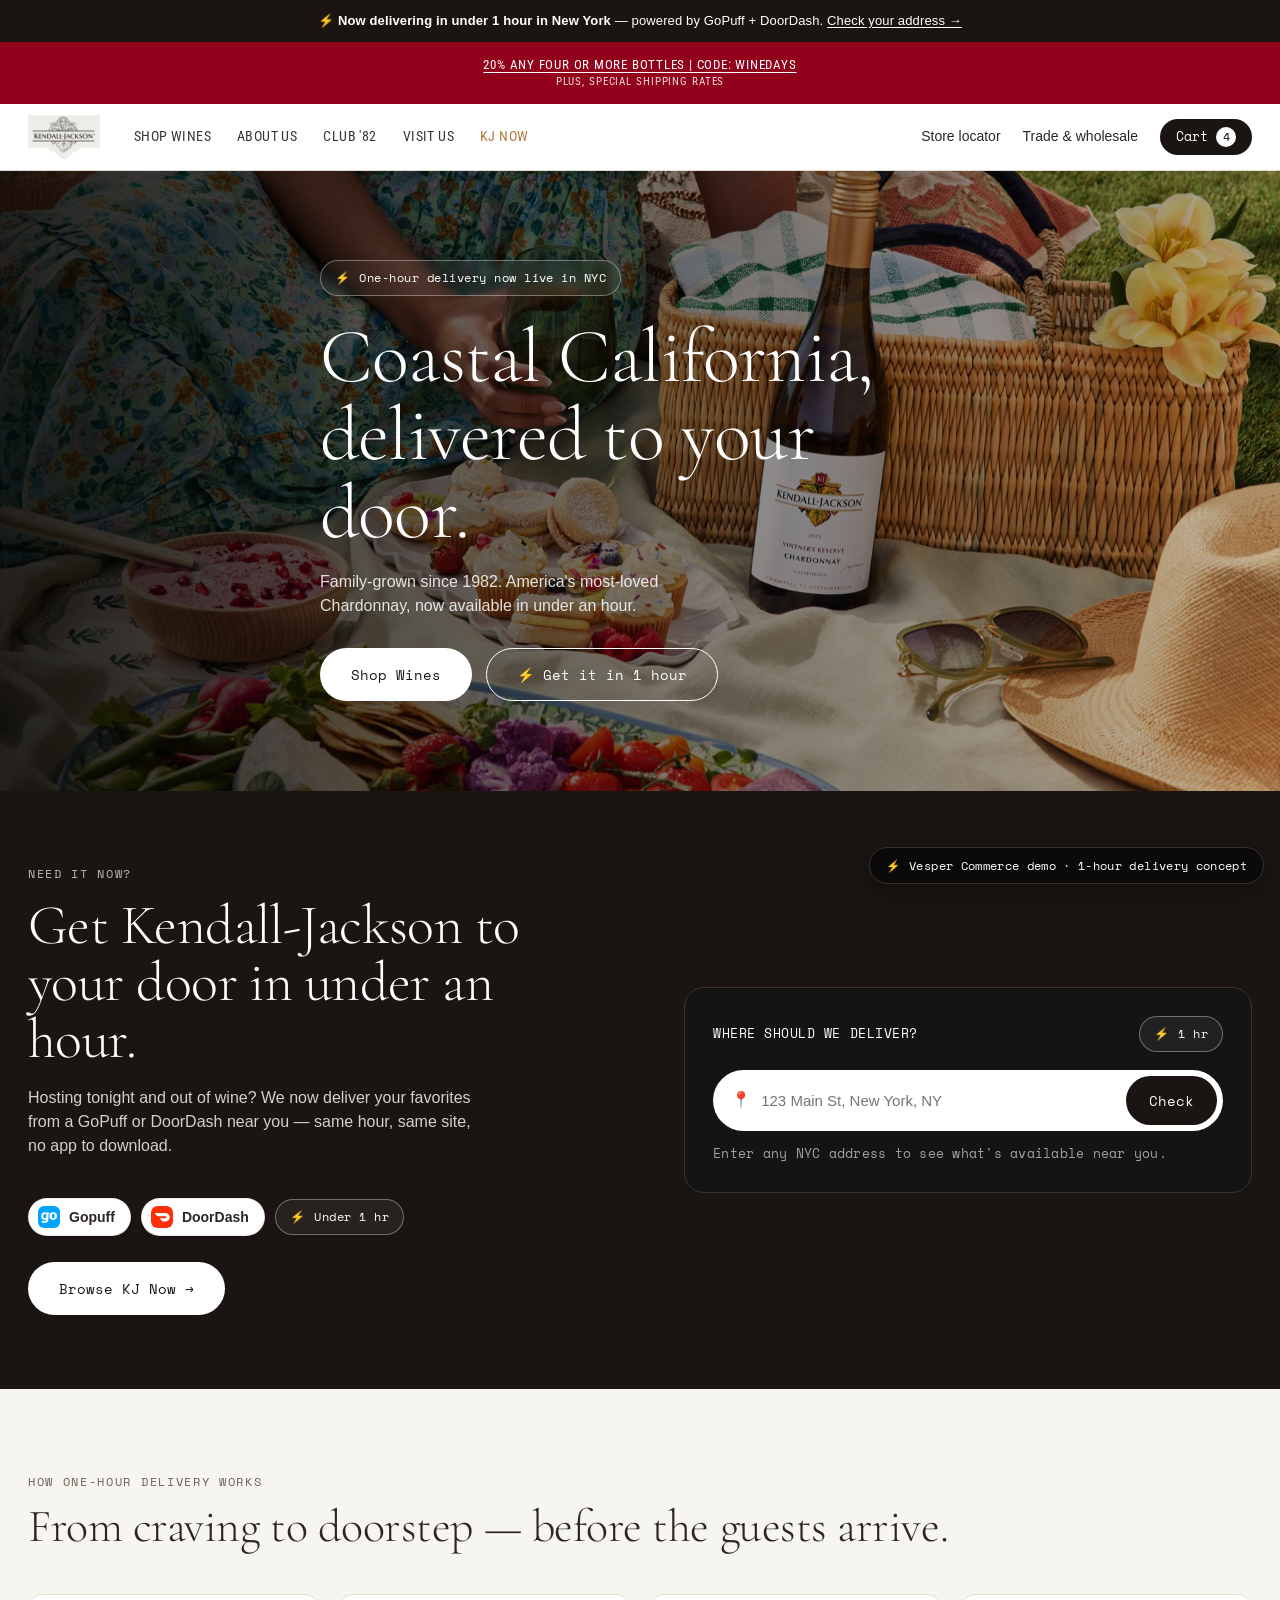
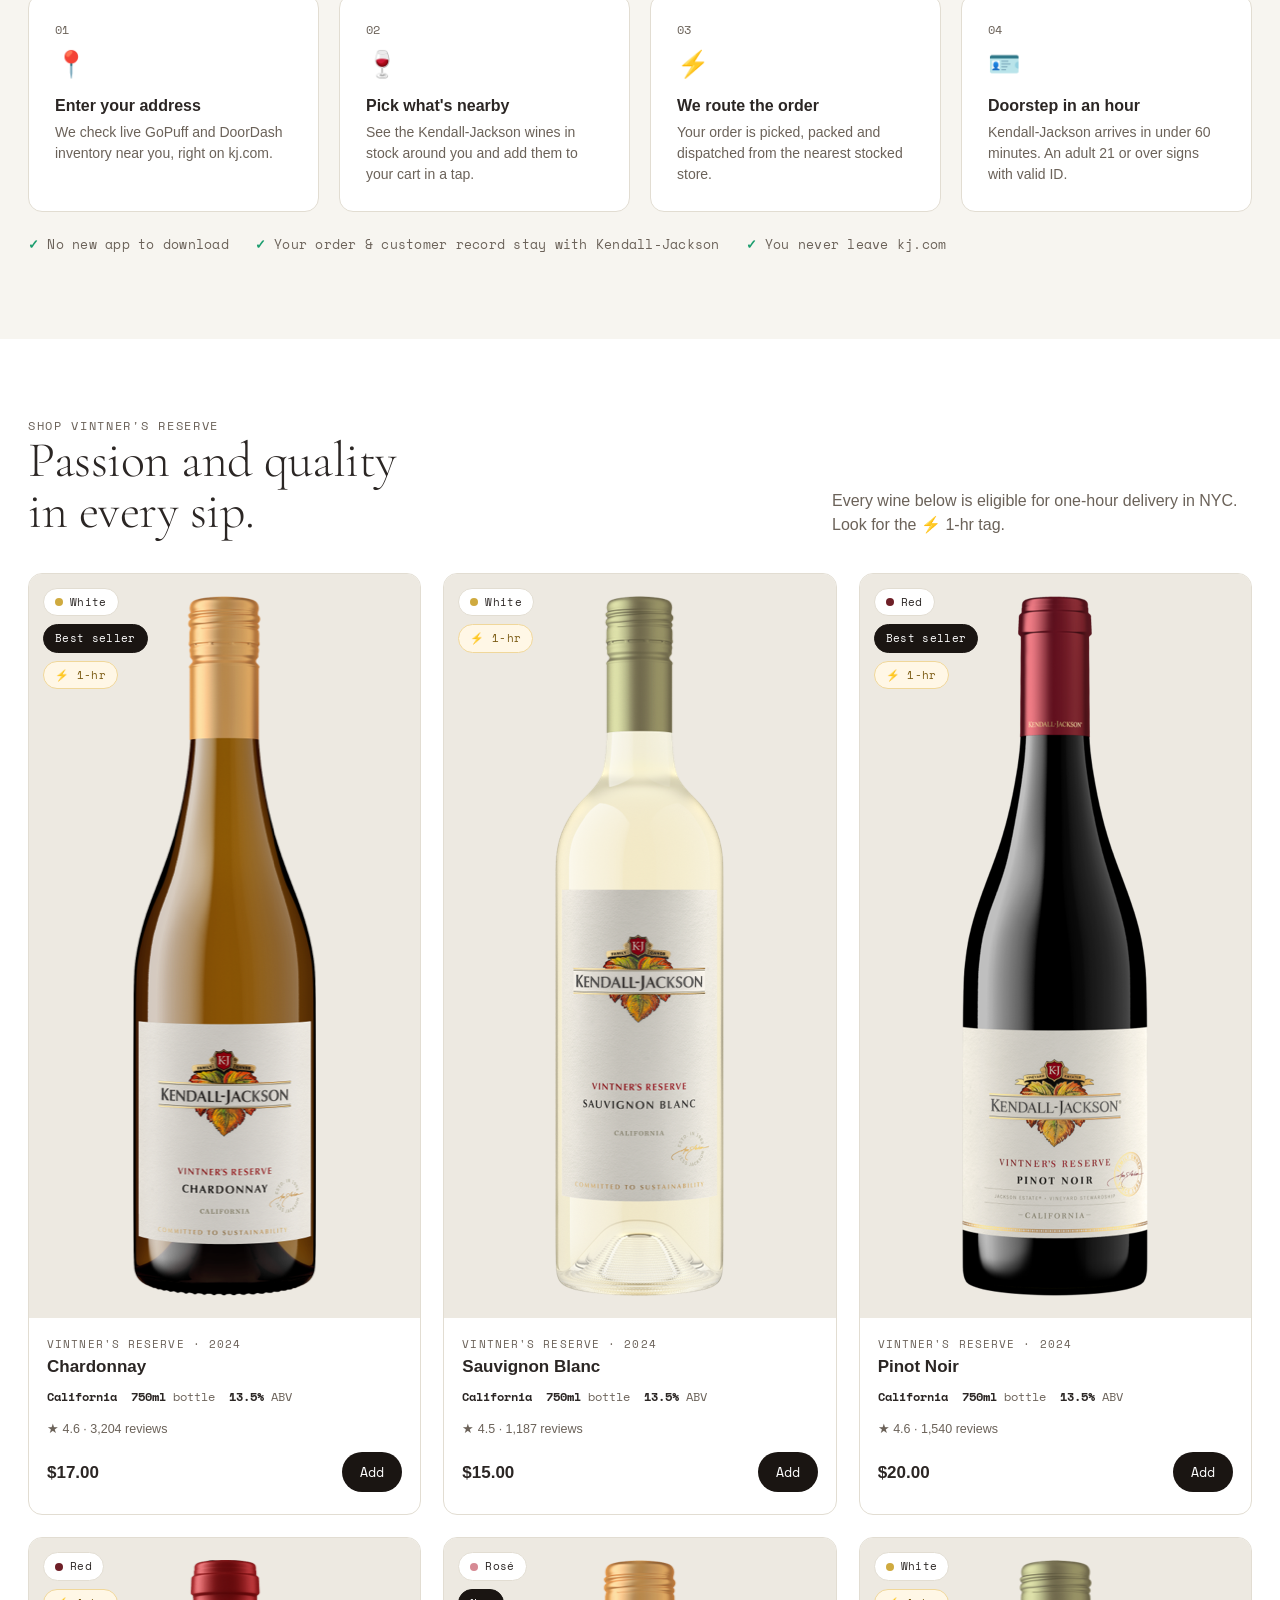
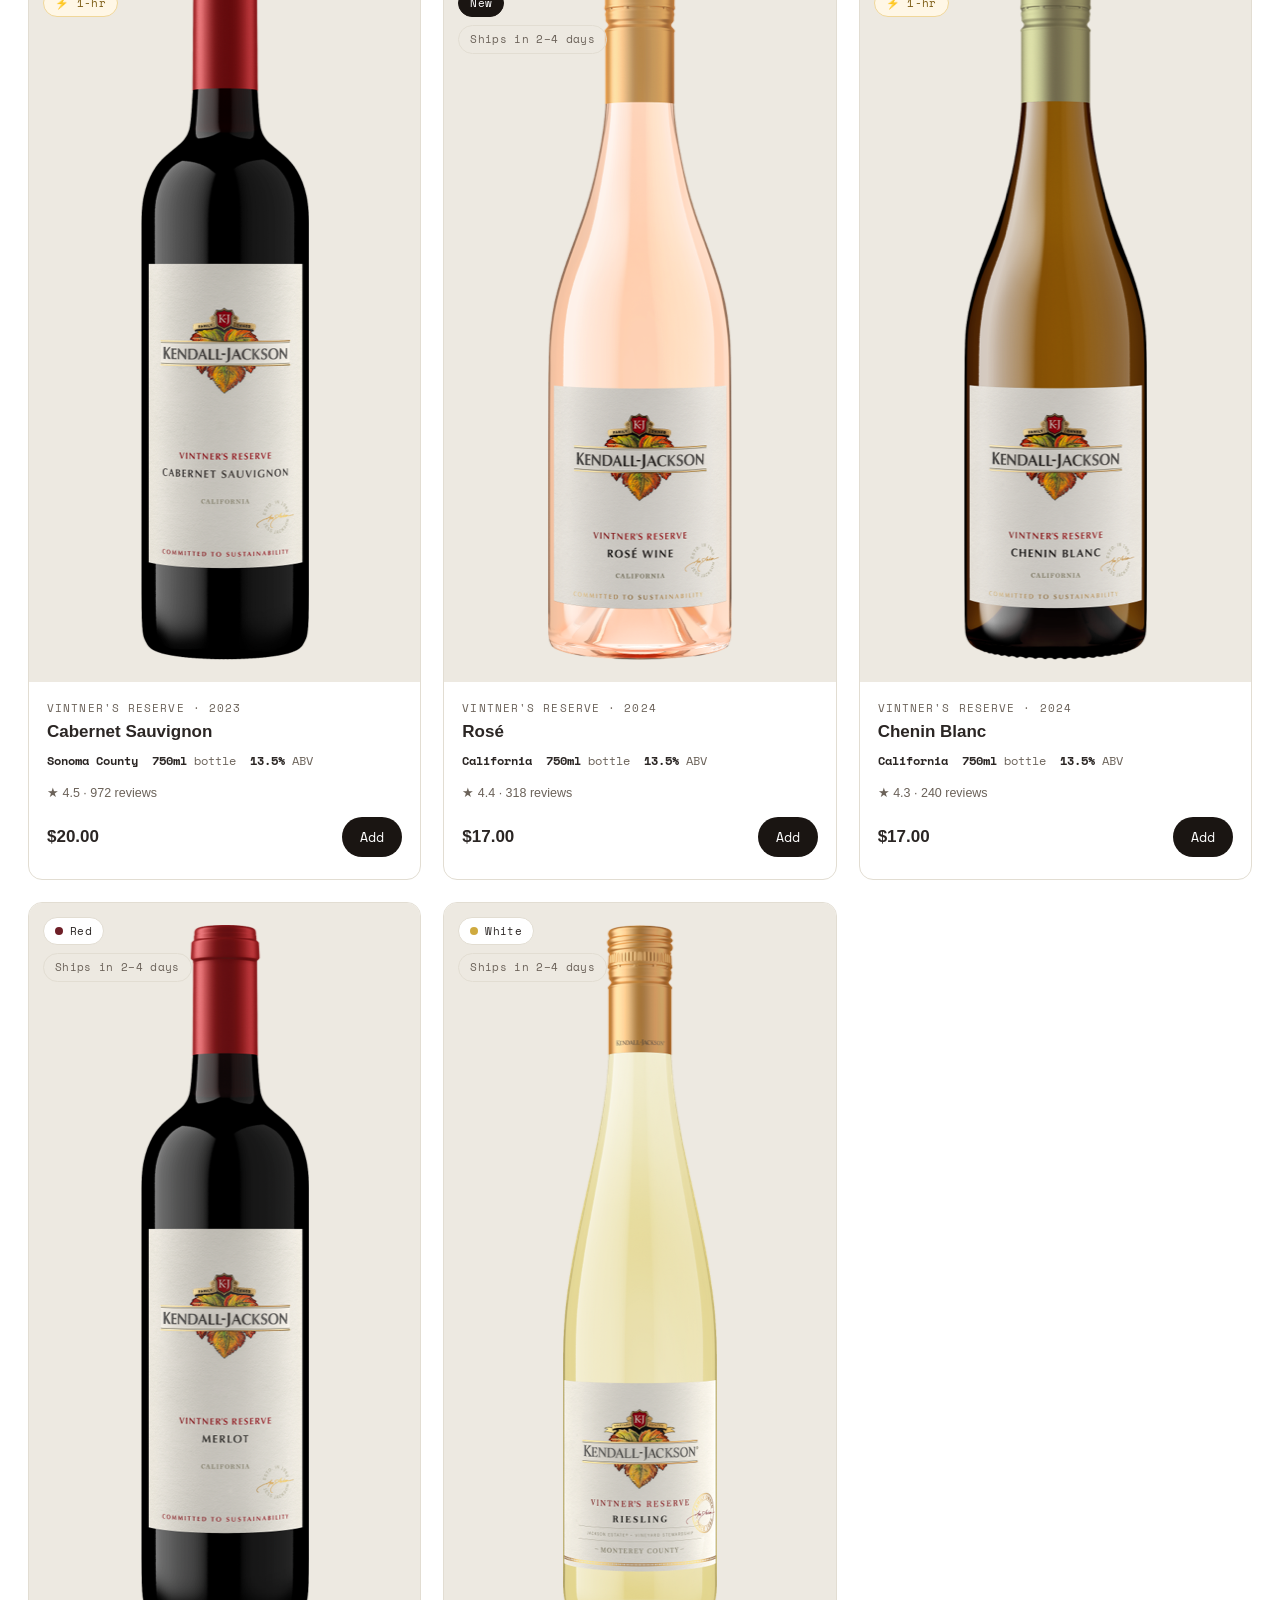
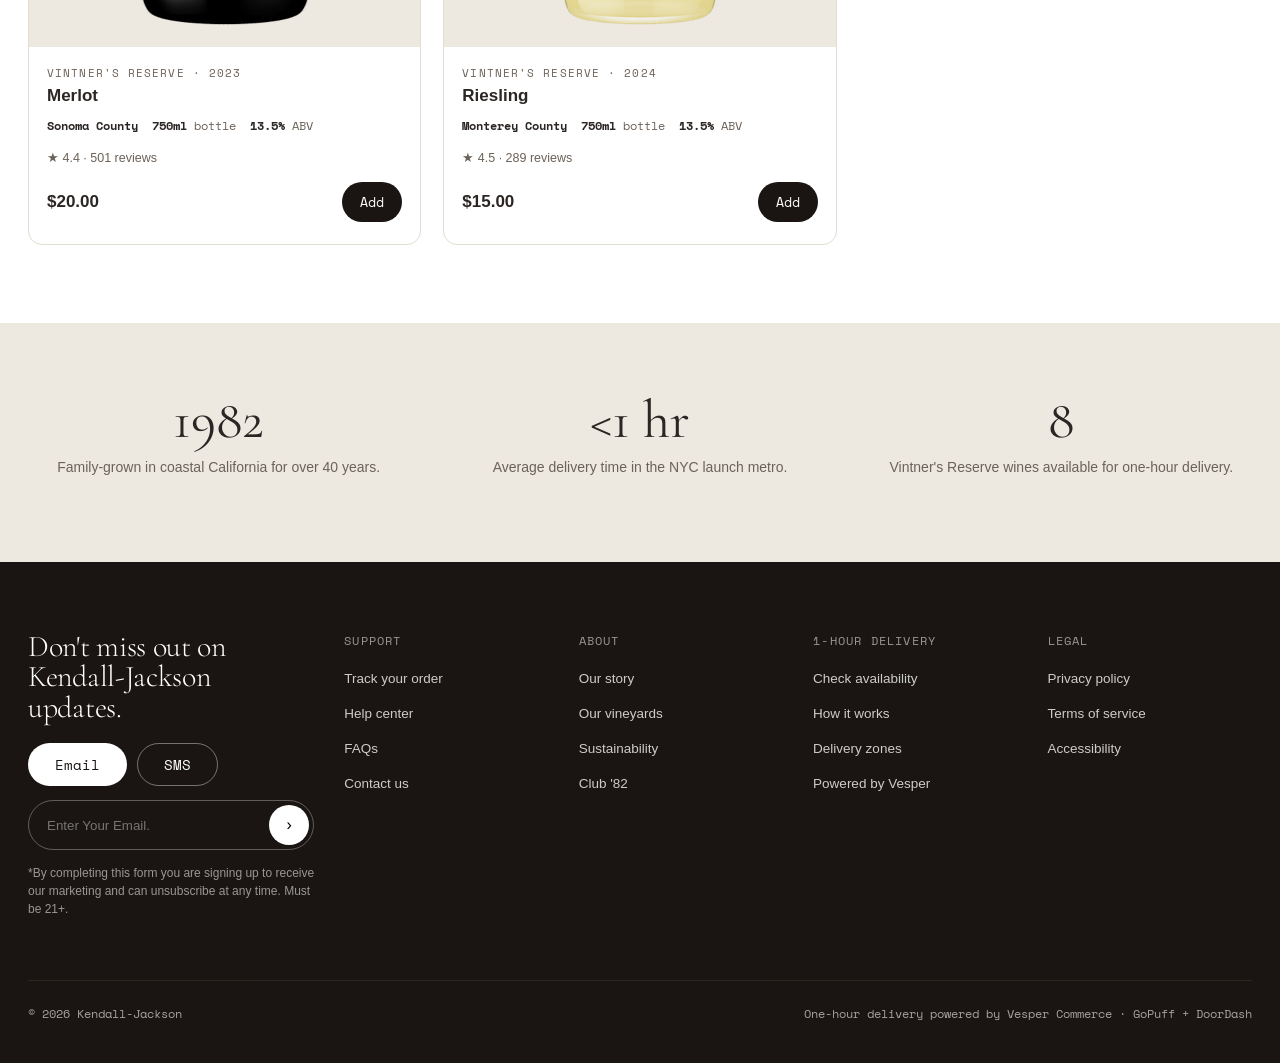
<file: index.html>
<!doctype html>
<html lang="en">
<head>
<meta charset="utf-8" />
<meta name="viewport" content="width=device-width, initial-scale=1" />
<title>Kendall-Jackson Wines | California-Grown, Family-Owned</title>
<meta name="description" content="Coastal California wine since 1982. Now with one-hour delivery in New York via GoPuff and DoorDash." />
<link rel="preconnect" href="https://fonts.googleapis.com" />
<link rel="preconnect" href="https://fonts.gstatic.com" crossorigin />
<link href="https://fonts.googleapis.com/css2?family=Cormorant+Garamond:wght@300;400;500;600&family=Roboto+Condensed:wght@400;500;700&family=Space+Mono:wght@400;700&display=swap" rel="stylesheet" />
<link rel="stylesheet" href="styles.css" />
<link rel="icon" href="assets/logo.png" />
</head>
<body>

<!-- Announcement -->
<div class="announce">
  <span class="bolt">⚡</span> <b>Now delivering in under 1 hour in New York</b> — powered by GoPuff + DoorDash. <a href="#onehour">Check your address →</a>
</div>

<!-- kj.com's live promo bar. Kept verbatim to show the offer that KJ Now
     orders are explicitly excluded from. -->
<div class="kj-promo">
  <a href="#shop">20% any four or more bottles | Code: WINEDAYS</a>
  <span class="sub">Plus, special shipping rates</span>
</div>

<!-- Header -->
<header class="header light">
  <nav class="nav">
    <a class="brand" href="index.html"><img src="assets/logo.png" alt="Kendall-Jackson" style="height:44px" /></a>
    <div class="nav-links" style="font-family:var(--nav-font);letter-spacing:.03em;text-transform:uppercase;font-size:14px">
      <a href="index.html#shop">Shop Wines</a>
      <a href="index.html#shop">About Us</a>
      <a href="index.html#shop">Club '82</a>
      <a href="index.html#shop">Visit Us</a>
      <a href="kj-now.html" style="color:var(--gold)">KJ Now</a>
    </div>
    <div class="nav-right">
      <a class="hide-sm" href="#">Store locator</a>
      <a class="hide-sm" href="#">Trade &amp; wholesale</a>
      <button class="hamburger" onclick="openMenu()" aria-label="Open menu"><svg viewBox="0 0 24 24" fill="none" stroke="currentColor" stroke-width="2" stroke-linecap="round"><line x1="3" y1="6" x2="21" y2="6"/><line x1="3" y1="12" x2="21" y2="12"/><line x1="3" y1="18" x2="21" y2="18"/></svg></button>
      <a href="checkout.html" class="cart-pill" onclick="event.preventDefault();openCart()">Cart <span class="cart-count" id="cartCount">4</span></a>
    </div>
  </nav>
</header>

<!-- Hero -->
<section class="hero">
  <div class="hero-media" style="background-image:url('assets/lifestyle-picnic.jpg')"></div>
  <div class="wrap hero-inner">
    <div class="delivery-badge" style="margin-bottom:22px"><span class="bolt">⚡</span> One-hour delivery now live in NYC</div>
    <h1 class="serif">Coastal California, delivered to your door.</h1>
    <p class="sub">Family-grown since 1982. America's most-loved Chardonnay, now available in under an hour.</p>
    <div class="hero-cta">
      <a href="index.html#shop" class="btn btn-white">Shop Wines</a>
      <a href="#onehour" class="btn btn-outline" style="color:#fff">⚡ Get it in 1 hour</a>
    </div>
  </div>
</section>

<!-- ===== SIGNATURE 1-HOUR DELIVERY BAND ===== -->
<section class="delivery-band" id="onehour">
  <div class="wrap grid">
    <div>
      <div class="eyebrow" style="color:rgba(255,255,255,.7)">Need it now?</div>
      <h2 class="serif" style="margin-top:14px">Get Kendall-Jackson to your door in under an hour.</h2>
      <p class="lede">Hosting tonight and out of wine? We now deliver your favorites from a GoPuff or DoorDash near you — same hour, same site, no app to download.</p>
      <div class="retailer-chips" style="margin-top:24px">
        <span class="chip"><img class="logo" src="assets/gopuff-icon.png" alt="GoPuff" /> Gopuff</span>
        <span class="chip"><img class="logo" src="assets/doordash-icon.svg" alt="DoorDash" /> DoorDash</span>
        <span class="delivery-badge"><span class="bolt">⚡</span> Under 1 hr</span>
      </div>
      <div style="margin-top:26px">
        <a href="kj-now.html" class="btn btn-white">Browse KJ Now →</a>
      </div>
    </div>

    <div class="addr-card">
      <div class="row-top">
        <div style="font-family:var(--mono);font-size:13px;letter-spacing:.04em">WHERE SHOULD WE DELIVER?</div>
        <div class="delivery-badge"><span class="bolt">⚡</span> 1 hr</div>
      </div>
      <div class="addr-field">
        <span aria-hidden="true">📍</span>
        <input id="addrInput" type="text" placeholder="123 Main St, New York, NY" />
        <button class="btn btn-dark" onclick="checkAvailability()">Check</button>
      </div>
      <div class="addr-note">Enter any NYC address to see what's available near you.</div>

      <div class="avail-result" id="availResult">
        <div class="avail-head"><span>✓</span> Available near you — delivered in under 1 hour</div>
        <div class="mini-prod">
          <img src="assets/bottle-chardonnay.png" alt="" />
          <div class="info"><div class="name">Vintner's Reserve · Chardonnay</div><div class="meta">750ml · $17.00</div></div>
          <button class="mini-add" onclick="addToCart()">Add</button>
        </div>
        <div class="mini-prod">
          <img src="assets/bottle-sauvblanc.png" alt="" />
          <div class="info"><div class="name">Vintner's Reserve · Sauvignon Blanc</div><div class="meta">750ml · $15.00</div></div>
          <button class="mini-add" onclick="addToCart()">Add</button>
        </div>
        <div class="mini-prod">
          <img src="assets/bottle-cabernet.png" alt="" />
          <div class="info"><div class="name">Vintner's Reserve · Cabernet Sauvignon</div><div class="meta">750ml · $20.00</div></div>
          <button class="mini-add" onclick="addToCart()">Add</button>
        </div>
        <a href="checkout.html" class="btn btn-white btn-block" style="margin-top:16px">View cart · check out →</a>
      </div>
    </div>
  </div>
</section>

<!-- How it works -->
<section class="how">
  <div class="wrap">
    <div class="eyebrow">How one-hour delivery works</div>
    <h2 class="serif" style="font-size:clamp(30px,3.6vw,46px);margin-top:12px">From craving to doorstep — before the guests arrive.</h2>
    <div class="steps">
      <div class="step"><div class="num">01</div><div class="icon">📍</div><h3>Enter your address</h3><p>We check live GoPuff and DoorDash inventory near you, right on kj.com.</p></div>
      <div class="step"><div class="num">02</div><div class="icon">🍷</div><h3>Pick what's nearby</h3><p>See the Kendall-Jackson wines in stock around you and add them to your cart in a tap.</p></div>
      <div class="step"><div class="num">03</div><div class="icon">⚡</div><h3>We route the order</h3><p>Your order is picked, packed and dispatched from the nearest stocked store.</p></div>
      <div class="step"><div class="num">04</div><div class="icon">🪪</div><h3>Doorstep in an hour</h3><p>Kendall-Jackson arrives in under 60 minutes. An adult 21 or over signs with valid ID.</p></div>
    </div>
    <div class="assurance">
      <span><span class="tick">✓</span> No new app to download</span>
      <span><span class="tick">✓</span> Your order &amp; customer record stay with Kendall-Jackson</span>
      <span><span class="tick">✓</span> You never leave kj.com</span>
    </div>
  </div>
</section>

<!-- Product grid -->
<section class="section" id="shop">
  <div class="wrap">
    <div class="section-head">
      <div>
        <div class="eyebrow">Shop Vintner's Reserve</div>
        <h2 class="serif">Passion and quality<br/>in every sip.</h2>
      </div>
      <p>Every wine below is eligible for one-hour delivery in NYC. Look for the <span style="white-space:nowrap">⚡ 1-hr</span> tag.</p>
    </div>

    <div class="prod-grid" id="prodGrid">
      <!-- cards injected by app.js -->
    </div>
  </div>
</section>

<!-- Value strip -->
<section class="value-strip">
  <div class="wrap value-grid">
    <div><div class="big">1982</div><p>Family-grown in coastal California for over 40 years.</p></div>
    <div><div class="big">&lt;1 hr</div><p>Average delivery time in the NYC launch metro.</p></div>
    <div><div class="big">8</div><p>Vintner's Reserve wines available for one-hour delivery.</p></div>
  </div>
</section>

<!-- Footer -->
<footer class="footer">
  <div class="wrap">
    <div class="top">
      <div class="updates">
        <h3 class="serif">Don't miss out on Kendall-Jackson updates.</h3>
        <div class="toggle">
          <button class="btn btn-white">Email</button>
          <button class="btn btn-outline" style="color:#fff">SMS</button>
        </div>
        <div class="subscribe"><input placeholder="Enter Your Email." /><button>›</button></div>
        <p style="font-size:12px;opacity:.55;margin-top:14px;max-width:320px">*By completing this form you are signing up to receive our marketing and can unsubscribe at any time. Must be 21+.</p>
      </div>
      <div><div class="colhead">Support</div><ul><li><a href="#">Track your order</a></li><li><a href="#">Help center</a></li><li><a href="#">FAQs</a></li><li><a href="#">Contact us</a></li></ul></div>
      <div><div class="colhead">About</div><ul><li><a href="#">Our story</a></li><li><a href="#">Our vineyards</a></li><li><a href="#">Sustainability</a></li><li><a href="#">Club '82</a></li></ul></div>
      <div><div class="colhead">1-Hour Delivery</div><ul><li><a href="#onehour">Check availability</a></li><li><a href="#onehour">How it works</a></li><li><a href="#">Delivery zones</a></li><li><a href="#">Powered by Vesper</a></li></ul></div>
      <div><div class="colhead">Legal</div><ul><li><a href="#">Privacy policy</a></li><li><a href="#">Terms of service</a></li><li><a href="#">Accessibility</a></li></ul></div>
    </div>
    <div class="base"><span>© 2026 Kendall-Jackson</span><span>One-hour delivery powered by Vesper Commerce · GoPuff + DoorDash</span></div>
  </div>
</footer>

<div class="demo-ribbon"><span class="bolt">⚡</span> Vesper Commerce demo · 1-hour delivery concept</div>

<script src="app.js"></script>
</body>
</html>
</file>
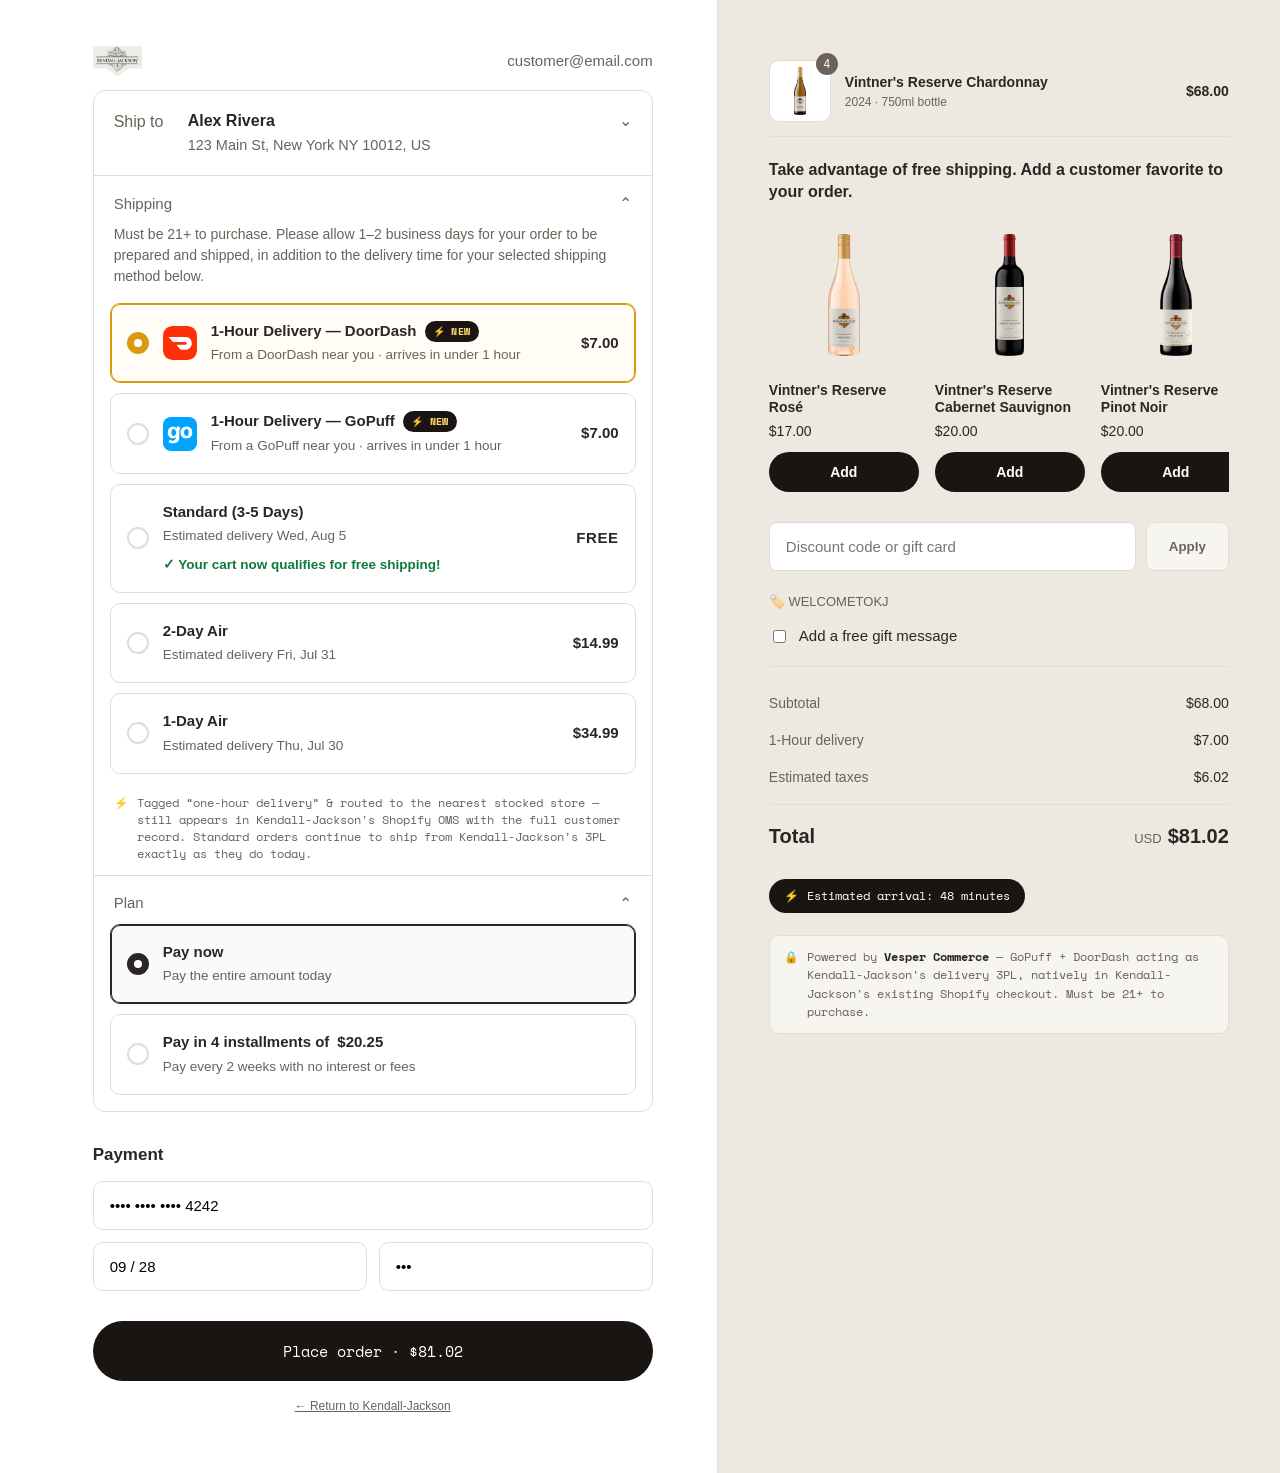
<file: checkout.html>
<!doctype html>
<html lang="en">
<head>
<meta charset="utf-8" />
<meta name="viewport" content="width=device-width, initial-scale=1" />
<title>Checkout | Kendall-Jackson</title>
<link rel="preconnect" href="https://fonts.googleapis.com" />
<link rel="preconnect" href="https://fonts.gstatic.com" crossorigin />
<link href="https://fonts.googleapis.com/css2?family=Cormorant+Garamond:wght@300;400;500;600&family=Roboto+Condensed:wght@400;500;700&family=Space+Mono:wght@400;700&display=swap" rel="stylesheet" />
<link rel="stylesheet" href="styles.css" />
<link rel="icon" href="assets/logo.png" />
</head>
<body>

<div class="checkout">
  <!-- LEFT -->
  <div class="co-left">
    <div class="inner">
      <div class="co-topbar">
        <a href="index.html" class="co-logo"><img src="assets/logo.png" alt="Kendall-Jackson" style="height:30px" /></a>
        <span class="email">customer@email.com</span>
      </div>

      <!-- Ship to -->
      <div class="co-card">
        <div class="ship-to">
          <span class="k">Ship to</span>
          <span class="v"><b>Alex Rivera</b><div>123 Main St, New York NY 10012, US</div></span>
          <span class="chev">⌄</span>
        </div>

        <!-- Shipping -->
        <div class="co-block">
          <div class="bh"><span class="t">Shipping</span><span class="chev" style="color:var(--gray)">⌃</span></div>
          <div class="note">Must be 21+ to purchase. Please allow 1–2 business days for your order to be prepared and shipped, in addition to the delivery time for your selected shipping method below.</div>
          <div class="opts" id="shipOpts">

            <!-- 1-hour delivery options (the Vesper addition) -->
            <label class="co-opt onehr selected" data-cost="7.00" data-label="1-Hour delivery" onclick="selectShip(this)">
              <span class="radio"></span>
              <span class="ret"><img src="assets/doordash-icon.svg" alt="DoorDash" /></span>
              <span class="body">
                <span class="n">1-Hour Delivery — DoorDash <span class="badge-1hr">⚡ NEW</span></span>
                <span class="d">From a DoorDash near you · arrives in under 1 hour</span>
              </span>
              <span class="amt">$7.00</span>
            </label>

            <label class="co-opt onehr" data-cost="7.00" data-label="1-Hour delivery" onclick="selectShip(this)">
              <span class="radio"></span>
              <span class="ret"><img src="assets/gopuff-icon.png" alt="GoPuff" /></span>
              <span class="body">
                <span class="n">1-Hour Delivery — GoPuff <span class="badge-1hr">⚡ NEW</span></span>
                <span class="d">From a GoPuff near you · arrives in under 1 hour</span>
              </span>
              <span class="amt">$7.00</span>
            </label>

            <!-- standard Kendall-Jackson shipping tiers -->
            <label class="co-opt" data-cost="0" data-label="Standard (3-5 Days)" onclick="selectShip(this)">
              <span class="radio"></span>
              <span class="body">
                <span class="n">Standard (3-5 Days)</span>
                <span class="d">Estimated delivery Wed, Aug 5</span>
                <span class="free-ok">✓ Your cart now qualifies for free shipping!</span>
              </span>
              <span class="amt free">FREE</span>
            </label>

            <label class="co-opt" data-cost="14.99" data-label="2-Day Air" onclick="selectShip(this)">
              <span class="radio"></span>
              <span class="body">
                <span class="n">2-Day Air</span>
                <span class="d">Estimated delivery Fri, Jul 31</span>
              </span>
              <span class="amt">$14.99</span>
            </label>

            <label class="co-opt" data-cost="34.99" data-label="1-Day Air" onclick="selectShip(this)">
              <span class="radio"></span>
              <span class="body">
                <span class="n">1-Day Air</span>
                <span class="d">Estimated delivery Thu, Jul 30</span>
              </span>
              <span class="amt">$34.99</span>
            </label>

          </div>
          <div class="note" id="routeNote" style="display:flex;gap:9px;color:var(--gray);font-family:var(--mono);font-size:11.5px">
            <span style="color:#d99a12">⚡</span>
            <span>Tagged “one-hour delivery” &amp; routed to the nearest stocked store — still appears in Kendall-Jackson's Shopify OMS with the full customer record. Standard orders continue to ship from Kendall-Jackson's 3PL exactly as they do today.</span>
          </div>
        </div>

        <!-- Plan -->
        <div class="co-block co-plan">
          <div class="bh"><span class="t">Plan</span><span class="chev" style="color:var(--gray)">⌃</span></div>
          <div class="opts" id="planOpts">
            <label class="co-opt selected" onclick="selectPlan(this)">
              <span class="radio"></span>
              <span class="body"><span class="n">Pay now</span><span class="d">Pay the entire amount today</span></span>
            </label>
            <label class="co-opt" onclick="selectPlan(this)">
              <span class="radio"></span>
              <span class="body"><span class="n">Pay in 4 installments of <span id="instAmt">$20.26</span></span><span class="d">Pay every 2 weeks with no interest or fees</span></span>
            </label>
          </div>
        </div>
      </div>

      <!-- Payment -->
      <div class="co-section-title">Payment</div>
      <input class="co-field" placeholder="Card number" value="•••• •••• •••• 4242" />
      <div class="co-row">
        <input class="co-field" placeholder="Expiration (MM/YY)" value="09 / 28" />
        <input class="co-field" placeholder="Security code" value="•••" />
      </div>

      <button class="btn btn-dark btn-block btn-lg" id="placeBtn" style="margin-top:18px" onclick="placeOrder()">Place order · $81.02</button>
      <p style="font-size:12px;color:var(--gray);text-align:center;margin-top:16px"><a href="index.html" style="text-decoration:underline">← Return to Kendall-Jackson</a></p>
    </div>
  </div>

  <!-- RIGHT: order summary -->
  <div class="co-right">
    <div class="inner">
      <div class="os-item">
        <div class="im"><img src="assets/bottle-chardonnay.png" alt="" /><span class="q">4</span></div>
        <div class="nm"><div class="t">Vintner's Reserve Chardonnay</div><div class="s">2024 · 750ml bottle</div></div>
        <div class="pr">$68.00</div>
      </div>

      <!-- upsell rail -->
      <div class="upsell-title">Take advantage of free shipping. Add a customer favorite to your order.</div>
      <div class="upsell-rail">
        <div class="upsell-card"><div class="im"><img src="assets/bottle-rose.png" alt="" /></div><div class="nm">Vintner's Reserve Rosé</div><div class="pr">$17.00</div><button class="add" onclick="addToCart()">Add</button></div>
        <div class="upsell-card"><div class="im"><img src="assets/bottle-cabernet.png" alt="" /></div><div class="nm">Vintner's Reserve Cabernet Sauvignon</div><div class="pr">$20.00</div><button class="add" onclick="addToCart()">Add</button></div>
        <div class="upsell-card"><div class="im"><img src="assets/bottle-pinotnoir.png" alt="" /></div><div class="nm">Vintner's Reserve Pinot Noir</div><div class="pr">$20.00</div><button class="add" onclick="addToCart()">Add</button></div>
        <div class="upsell-card"><div class="im"><img src="assets/bottle-sauvblanc.png" alt="" /></div><div class="nm">Vintner's Reserve Sauvignon Blanc</div><div class="pr">$15.00</div><button class="add" onclick="addToCart()">Add</button></div>
      </div>

      <!-- discount -->
      <div class="co-discount">
        <input placeholder="Discount code or gift card" />
        <button>Apply</button>
      </div>
      <div class="co-discount-tag">🏷️ WELCOMETOKJ</div>
      <div class="co-gift"><input type="checkbox" /> Add a free gift message</div>

      <!-- totals -->
      <div class="os-line"><span class="muted">Subtotal</span><span>$68.00</span></div>
      <div class="os-line"><span class="muted" id="sumShipLabel">1-Hour delivery</span><span id="sumShip">$7.00</span></div>
      <div class="os-line"><span class="muted">Estimated taxes</span><span>$6.02</span></div>
      <div class="os-line total"><span>Total</span><span><span style="font-size:13px;color:var(--gray);font-weight:400;margin-right:6px">USD</span><span id="sumTotal">$81.02</span></span></div>

      <div class="eta-badge" style="margin-top:20px"><span class="bolt">⚡</span> Estimated arrival: 48 minutes</div>
      <div class="co-note" style="margin-top:8px;border-style:solid"><span>🔒</span> <span>Powered by <b>Vesper Commerce</b> — GoPuff + DoorDash acting as Kendall-Jackson's delivery 3PL, natively in Kendall-Jackson's existing Shopify checkout. Must be 21+ to purchase.</span></div>
    </div>
  </div>
</div>

<script src="app.js"></script>
</body>
</html>
</file>
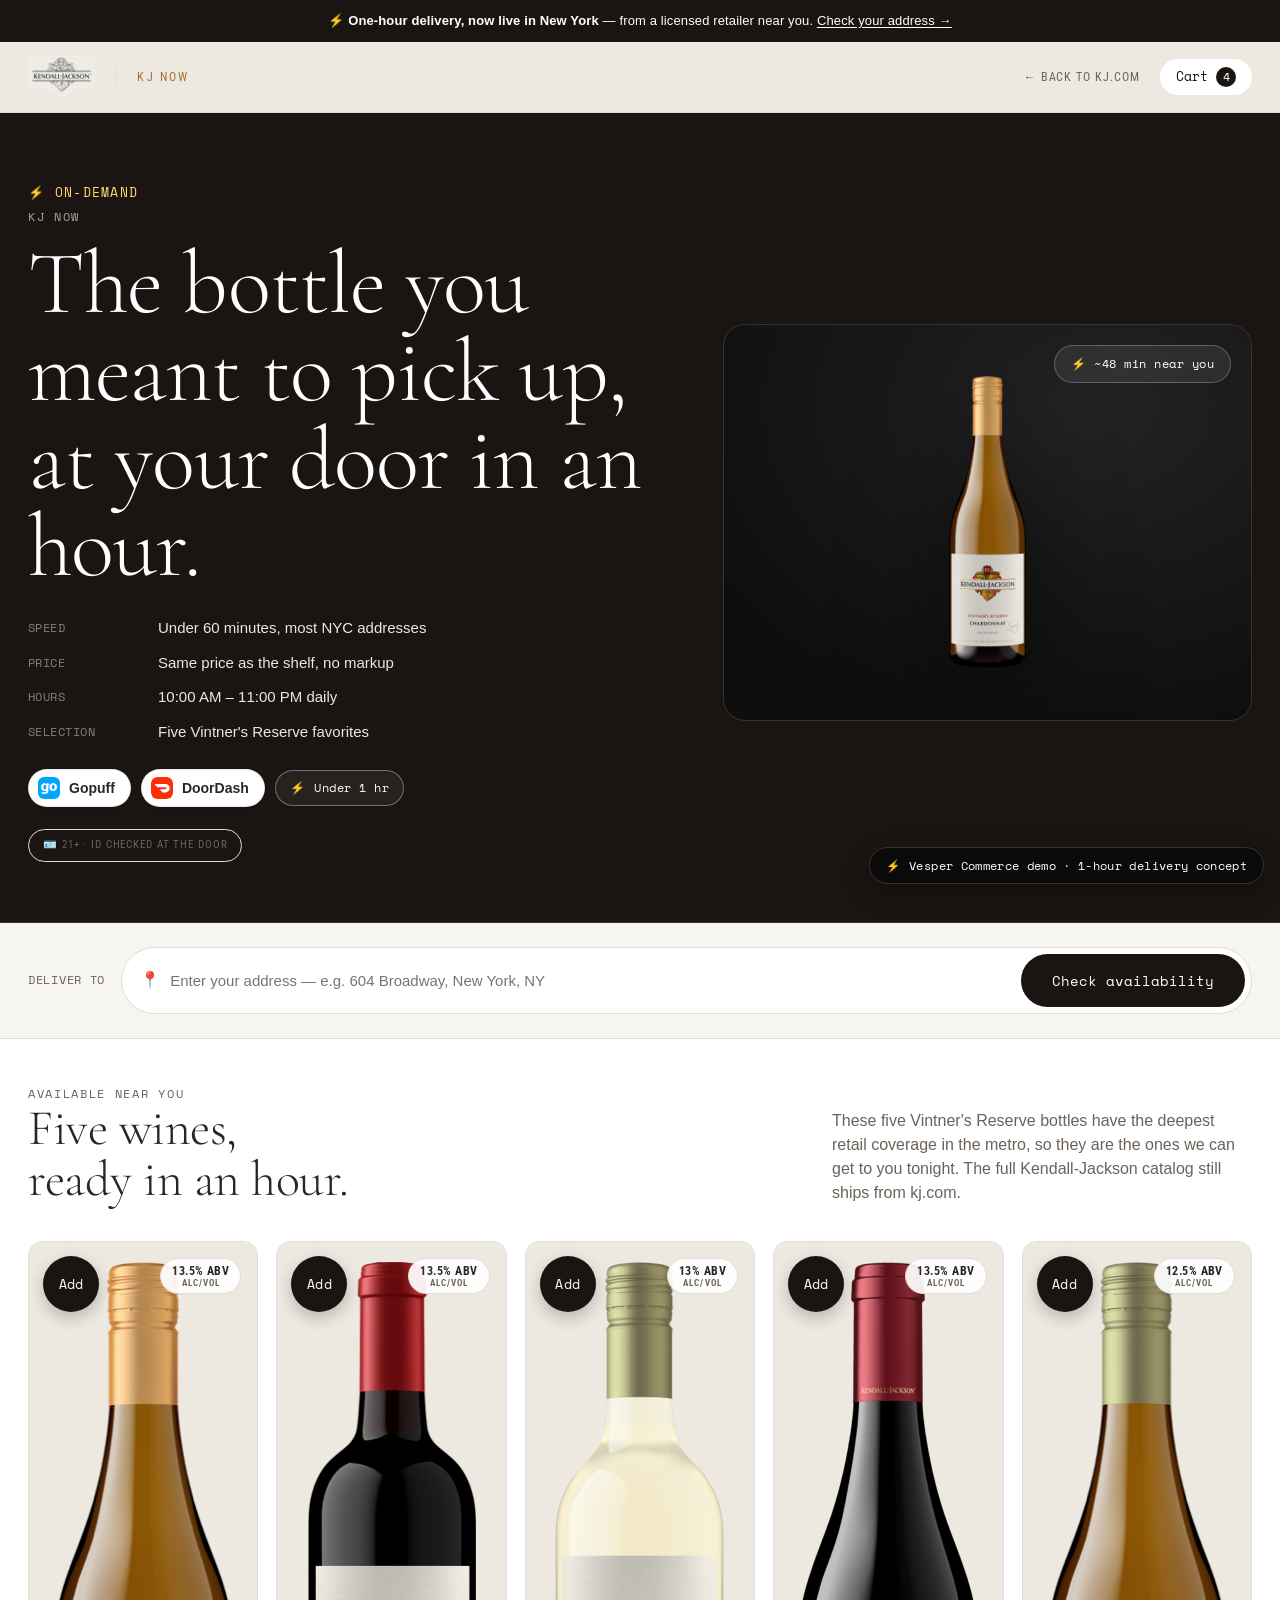
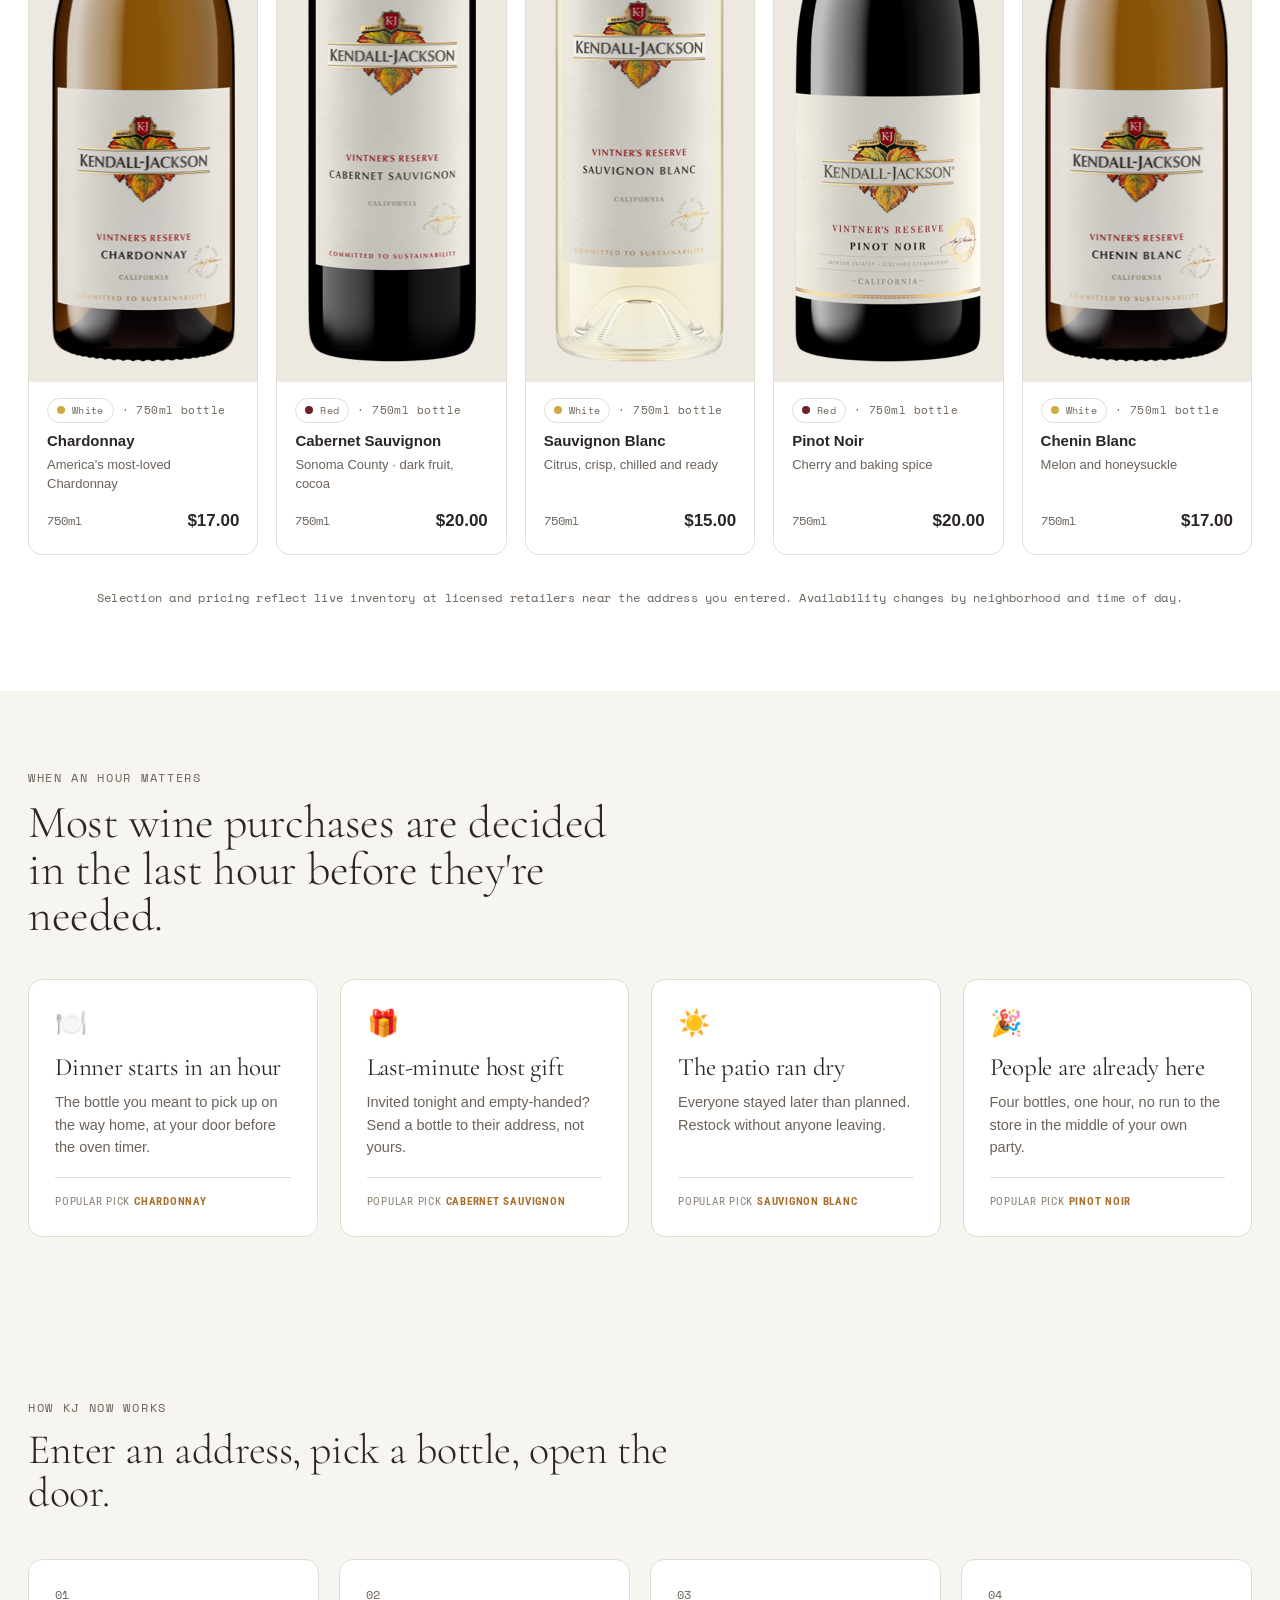
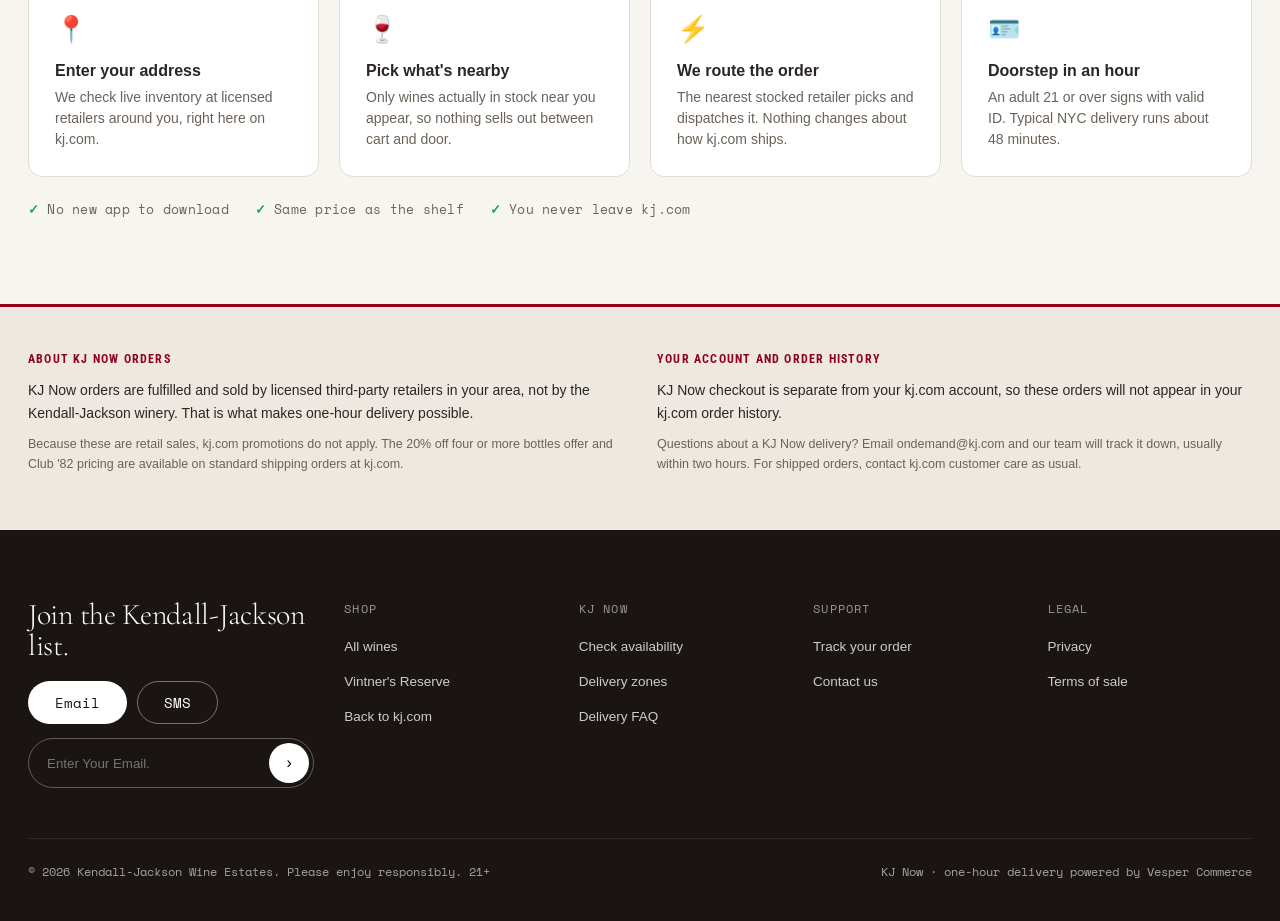
<file: kj-now.html>
<!doctype html>
<html lang="en">
<head>
<meta charset="utf-8" />
<meta name="viewport" content="width=device-width, initial-scale=1" />
<title>KJ Now — Kendall-Jackson delivered in under an hour</title>
<meta name="description" content="KJ Now: five Kendall-Jackson favorites delivered in under an hour from a licensed retailer near you, at the same price as the shelf." />
<meta name="robots" content="noindex" />
<link rel="preconnect" href="https://fonts.googleapis.com" />
<link rel="preconnect" href="https://fonts.gstatic.com" crossorigin />
<link href="https://fonts.googleapis.com/css2?family=Cormorant+Garamond:wght@300;400;500;600&family=Roboto+Condensed:wght@400;500;700&family=Space+Mono:wght@400;700&display=swap" rel="stylesheet" />
<link rel="stylesheet" href="styles.css" />
<link rel="icon" href="assets/logo.png" />
</head>
<body>

<div class="announce">
  <span class="bolt">⚡</span> <b>One-hour delivery, now live in New York</b> — from a licensed retailer near you. <a href="#now">Check your address →</a>
</div>

<!-- Stripped-back landing header. Targeted traffic lands here, so the nav is
     minimal, but the route back to kj.com is explicit. -->
<header class="now-topbar">
  <div class="inner">
    <a class="brand" href="index.html"><img src="assets/logo.png" alt="Kendall-Jackson" /></a>
    <span class="now-wordmark">KJ Now</span>
    <span class="spacer"></span>
    <a class="back" href="index.html">← Back to kj.com</a>
    <a href="checkout.html" class="cart-pill" onclick="event.preventDefault();openCart()">Cart <span class="cart-count" id="cartCount">4</span></a>
  </div>
</header>

<!-- HERO -->
<section class="now-hero" id="now">
  <div class="wrap grid">
    <div>
      <div class="kick">⚡ On-demand</div>
      <div class="eyebrow">KJ Now</div>
      <h1 class="serif">The bottle you meant to pick up, at your door in an hour.</h1>
      <div class="facts">
        <div><span class="k">Speed</span> Under 60 minutes, most NYC addresses</div>
        <div><span class="k">Price</span> Same price as the shelf, no markup</div>
        <div><span class="k">Hours</span> 10:00 AM – 11:00 PM daily</div>
        <div><span class="k">Selection</span> Five Vintner's Reserve favorites</div>
      </div>
      <div class="chips-row retailer-chips">
        <span class="chip"><img class="logo" src="assets/gopuff-icon.png" alt="GoPuff" /> Gopuff</span>
        <span class="chip"><img class="logo" src="assets/doordash-icon.svg" alt="DoorDash" /> DoorDash</span>
        <span class="delivery-badge"><span class="bolt">⚡</span> Under 1 hr</span>
      </div>
      <div style="margin-top:22px">
        <span class="age-note">🪪 21+ · ID checked at the door</span>
      </div>
    </div>
    <div class="now-visual">
      <div class="float-badge"><span class="bolt">⚡</span> ~48 min near you</div>
      <img src="assets/bottle-chardonnay.png" alt="Kendall-Jackson Vintner's Reserve Chardonnay, available on demand" />
    </div>
  </div>
</section>

<!-- STICKY ADDRESS BAR -->
<div class="now-addrbar">
  <div class="wrap inner">
    <span class="lbl">Deliver to</span>
    <div class="field">
      <span aria-hidden="true">📍</span>
      <input id="nowAddr" type="text" placeholder="Enter your address — e.g. 604 Broadway, New York, NY" />
      <button class="btn btn-dark" onclick="nowCheck()">Check availability</button>
    </div>
    <span class="now-addr-state" id="nowAddrState"><span>✓</span> In your zone · delivered in ~48 min</span>
  </div>
</div>

<!-- THE FIVE -->
<section class="now-section">
  <div class="wrap">
    <div class="section-head">
      <div>
        <div class="eyebrow">Available near you</div>
        <h2 class="serif">Five wines,<br/>ready in an hour.</h2>
      </div>
      <p>These five Vintner's Reserve bottles have the deepest retail coverage in the metro, so they are the ones we can get to you tonight. The full Kendall-Jackson catalog still ships from kj.com.</p>
    </div>
    <div class="now-gridwrap show" id="nowGridWrap">
      <div class="now-grid" id="nowGrid"><!-- injected by app.js --></div>
      <div class="now-disclaimer">
        Selection and pricing reflect live inventory at licensed retailers near the address you entered. Availability changes by neighborhood and time of day.
      </div>
    </div>
  </div>
</section>

<!-- OCCASIONS: the evergreen replacement for the NBA moment framing -->
<section class="occ-section">
  <div class="wrap">
    <div class="eyebrow">When an hour matters</div>
    <h2 class="serif" style="font-size:clamp(30px,3.6vw,46px);margin-top:12px;max-width:620px">Most wine purchases are decided in the last hour before they're needed.</h2>
    <div class="occ-grid" id="occGrid"><!-- injected by app.js --></div>
  </div>
</section>

<!-- HOW IT WORKS -->
<section class="how">
  <div class="wrap">
    <div class="eyebrow">How KJ Now works</div>
    <h2 class="serif" style="font-size:clamp(28px,3.4vw,42px);margin-top:12px;max-width:660px">Enter an address, pick a bottle, open the door.</h2>
    <div class="steps">
      <div class="step"><div class="num">01</div><div class="icon">📍</div><h3>Enter your address</h3><p>We check live inventory at licensed retailers around you, right here on kj.com.</p></div>
      <div class="step"><div class="num">02</div><div class="icon">🍷</div><h3>Pick what's nearby</h3><p>Only wines actually in stock near you appear, so nothing sells out between cart and door.</p></div>
      <div class="step"><div class="num">03</div><div class="icon">⚡</div><h3>We route the order</h3><p>The nearest stocked retailer picks and dispatches it. Nothing changes about how kj.com ships.</p></div>
      <div class="step"><div class="num">04</div><div class="icon">🪪</div><h3>Doorstep in an hour</h3><p>An adult 21 or over signs with valid ID. Typical NYC delivery runs about 48 minutes.</p></div>
    </div>
    <div class="assurance">
      <span><span class="tick">✓</span> No new app to download</span>
      <span><span class="tick">✓</span> Same price as the shelf</span>
      <span><span class="tick">✓</span> You never leave kj.com</span>
    </div>
  </div>
</section>

<!-- DISCLOSURE: answers the promo + margin conflict raised on 8.11 -->
<section class="now-disclosure">
  <div class="grid2">
    <div>
      <h3>About KJ Now orders</h3>
      <p>KJ Now orders are fulfilled and sold by licensed third-party retailers in your area, not by the Kendall-Jackson winery. That is what makes one-hour delivery possible.</p>
      <p class="fine">Because these are retail sales, kj.com promotions do not apply. The 20% off four or more bottles offer and Club '82 pricing are available on standard shipping orders at kj.com.</p>
    </div>
    <div>
      <h3>Your account and order history</h3>
      <p>KJ Now checkout is separate from your kj.com account, so these orders will not appear in your kj.com order history.</p>
      <p class="fine">Questions about a KJ Now delivery? Email ondemand@kj.com and our team will track it down, usually within two hours. For shipped orders, contact kj.com customer care as usual.</p>
    </div>
  </div>
</section>

<footer class="footer">
  <div class="wrap">
    <div class="top">
      <div class="updates">
        <h3 class="serif">Join the Kendall-Jackson list.</h3>
        <div class="toggle"><button class="btn btn-white">Email</button><button class="btn btn-outline" style="color:#fff">SMS</button></div>
        <div class="subscribe"><input placeholder="Enter Your Email." /><button>›</button></div>
      </div>
      <div><div class="colhead">Shop</div><ul><li><a href="index.html#shop">All wines</a></li><li><a href="index.html#shop">Vintner's Reserve</a></li><li><a href="index.html">Back to kj.com</a></li></ul></div>
      <div><div class="colhead">KJ Now</div><ul><li><a href="#now">Check availability</a></li><li><a href="#">Delivery zones</a></li><li><a href="#">Delivery FAQ</a></li></ul></div>
      <div><div class="colhead">Support</div><ul><li><a href="#">Track your order</a></li><li><a href="#">Contact us</a></li></ul></div>
      <div><div class="colhead">Legal</div><ul><li><a href="#">Privacy</a></li><li><a href="#">Terms of sale</a></li></ul></div>
    </div>
    <div class="base"><span>© 2026 Kendall-Jackson Wine Estates. Please enjoy responsibly. 21+</span><span>KJ Now · one-hour delivery powered by Vesper Commerce</span></div>
  </div>
</footer>

<div class="demo-ribbon"><span class="bolt">⚡</span> Vesper Commerce demo · 1-hour delivery concept</div>

<script src="app.js"></script>
</body>
</html>
</file>
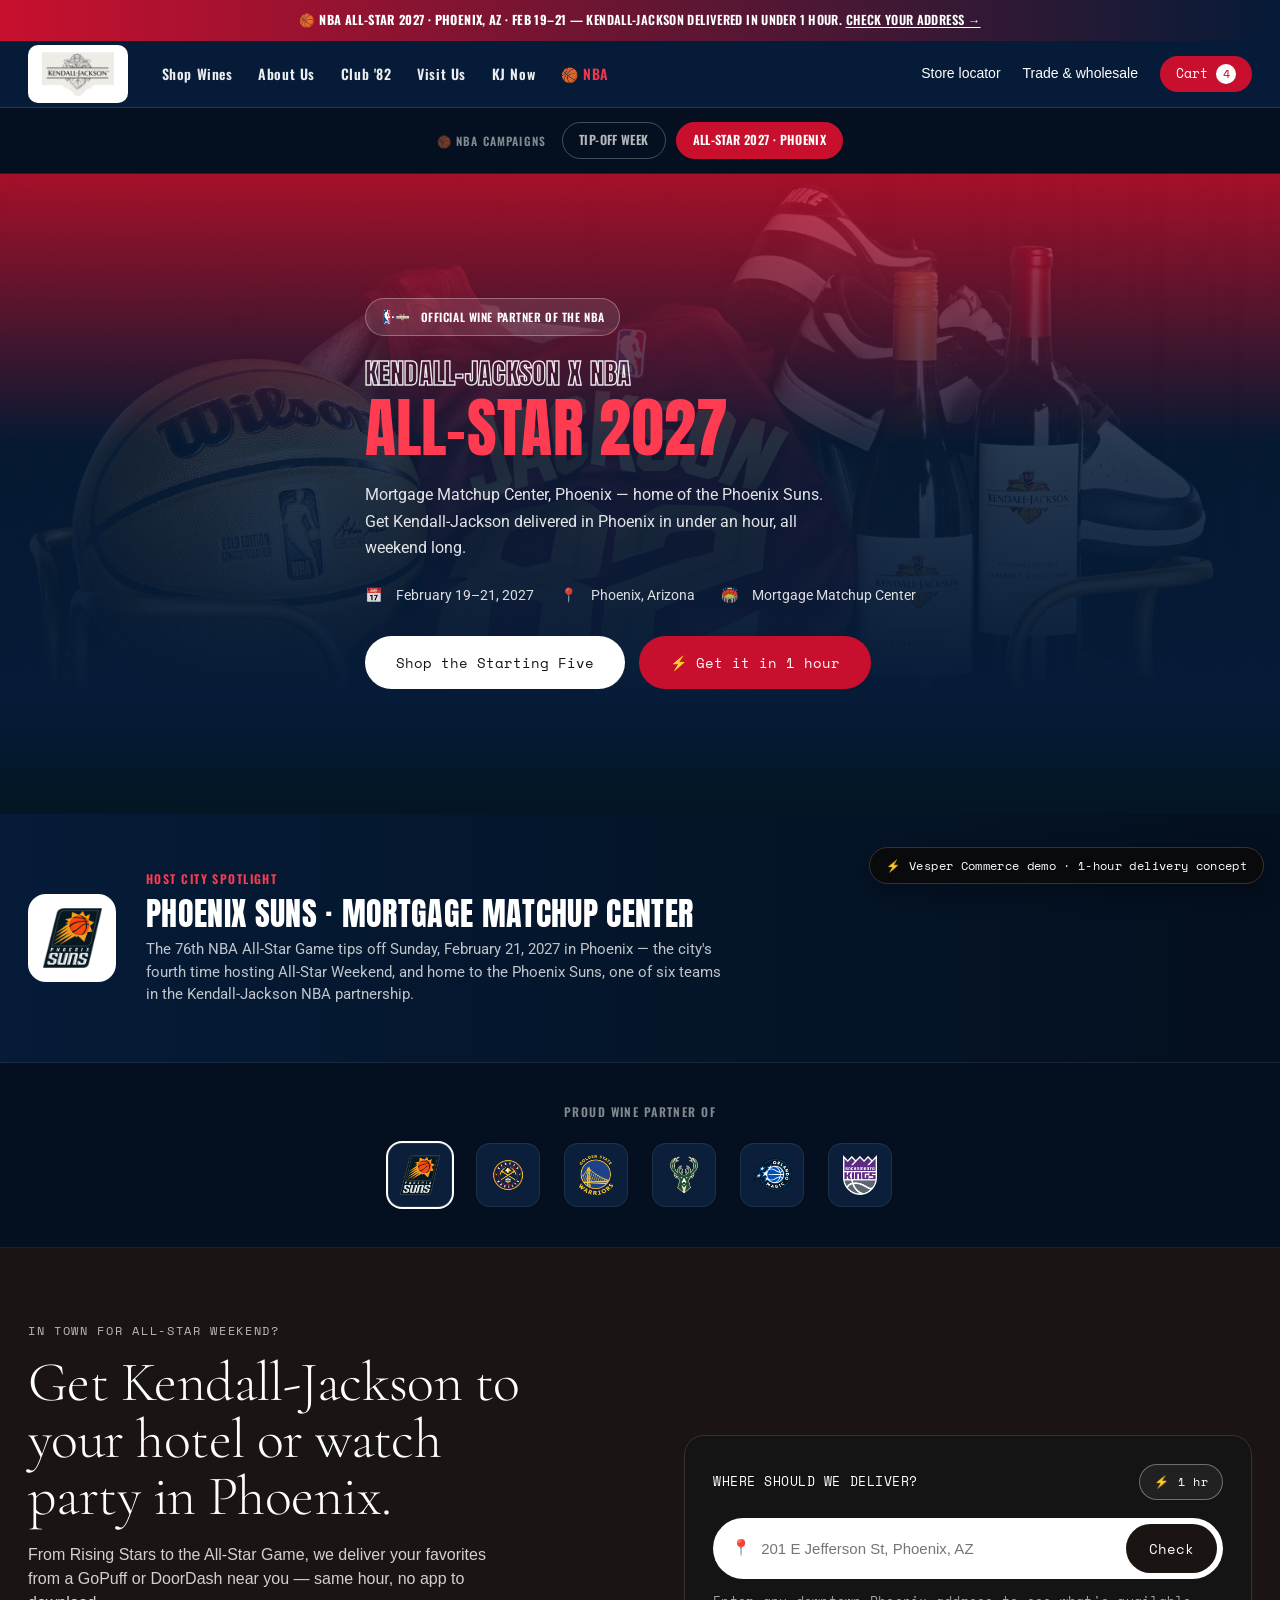
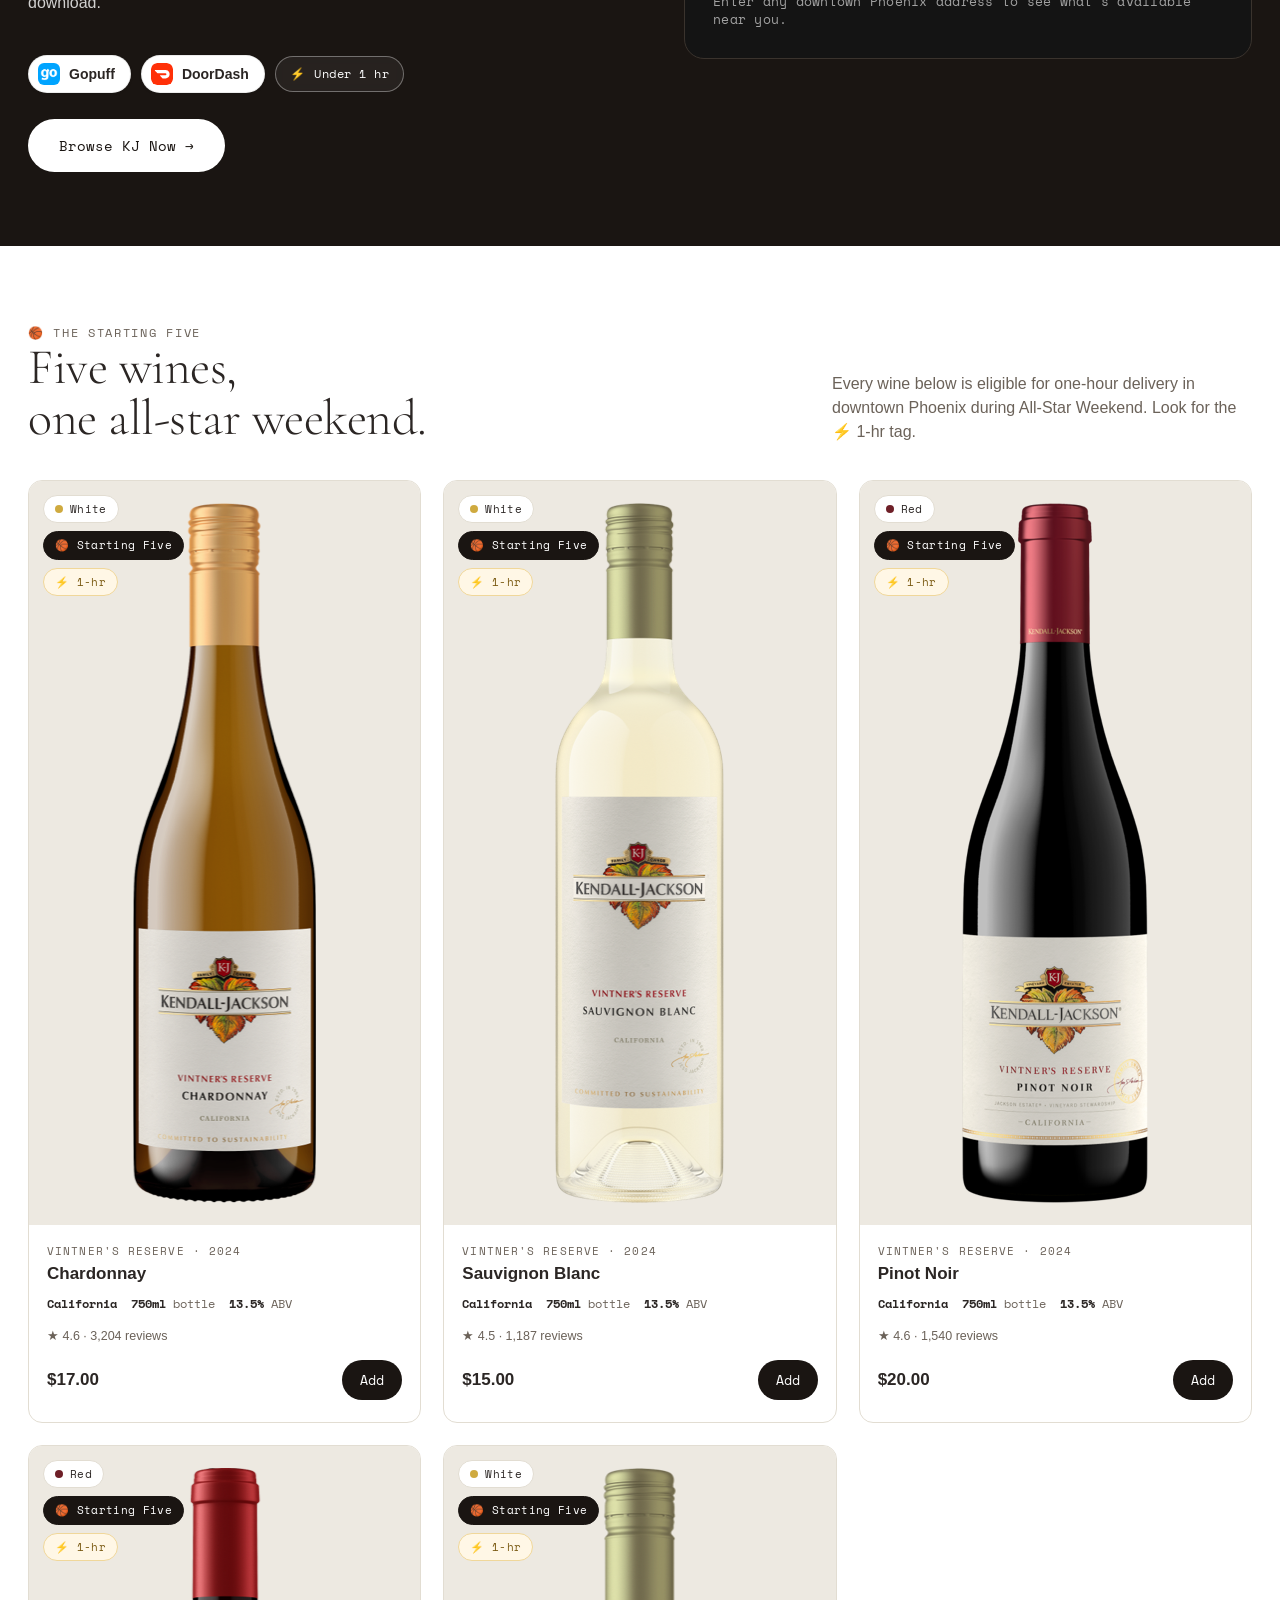
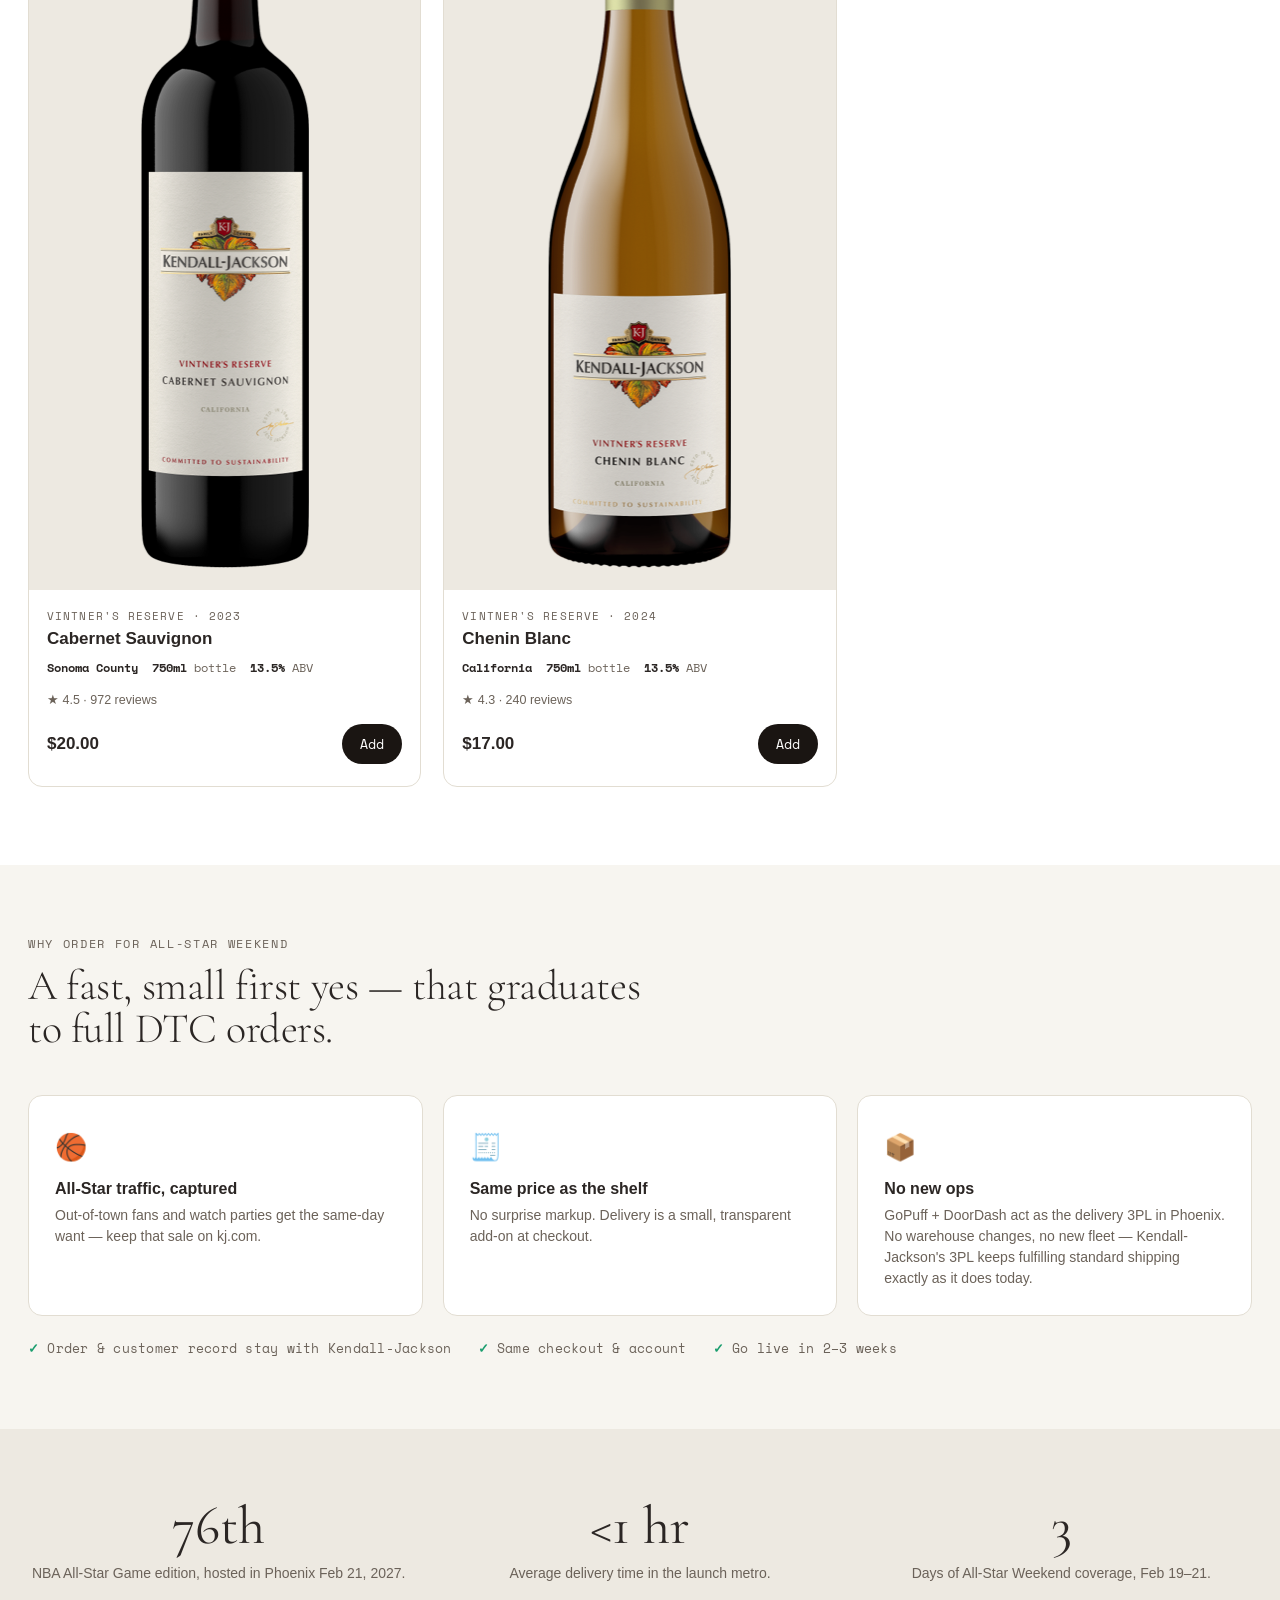
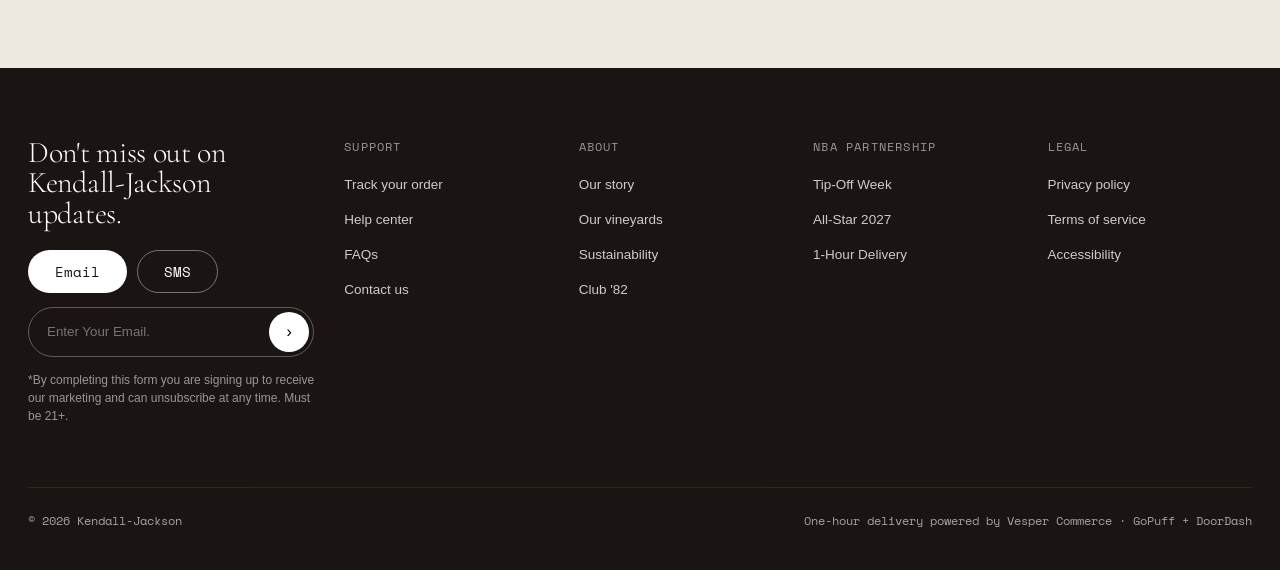
<file: nba-allstar-2027.html>
<!doctype html>
<html lang="en">
<head>
<meta charset="utf-8" />
<meta name="viewport" content="width=device-width, initial-scale=1" />
<title>NBA All-Star 2027 · Phoenix | Kendall-Jackson x NBA</title>
<meta name="description" content="Kendall-Jackson, the Official Wine Partner of the NBA — delivered in Phoenix for NBA All-Star 2027 (Feb 19-21) in under an hour via GoPuff + DoorDash." />
<link rel="preconnect" href="https://fonts.googleapis.com" />
<link rel="preconnect" href="https://fonts.gstatic.com" crossorigin />
<link href="https://fonts.googleapis.com/css2?family=Cormorant+Garamond:wght@300;400;500;600&family=Roboto+Condensed:wght@400;500;700&family=Space+Mono:wght@400;700&family=Anton&family=Oswald:wght@500;600;700&family=Roboto:wght@400;500&display=swap" rel="stylesheet" />
<link rel="stylesheet" href="styles.css" />
<link rel="icon" href="assets/logo.png" />
</head>
<body>

<div class="nba-announce">
  <b>🏀 NBA All-Star 2027 · Phoenix, AZ · Feb 19–21</b> — Kendall-Jackson delivered in under 1 hour. <a href="#onehour">Check your address →</a>
</div>

<header class="header nba-header">
  <nav class="nav">
    <a class="brand" href="index.html"><img src="assets/logo.png" alt="Kendall-Jackson" style="height:44px" /></a>
    <div class="nav-links" style="font-size:14px">
      <a href="index.html#shop">Shop Wines</a>
      <a href="index.html#shop">About Us</a>
      <a href="index.html#shop">Club '82</a>
      <a href="index.html#shop">Visit Us</a>
      <a href="kj-now.html">KJ Now</a>
      <a href="nba-tipoff.html" style="color:#ff3b52">🏀 NBA</a>
    </div>
    <div class="nav-right">
      <a class="hide-sm" href="#">Store locator</a>
      <a class="hide-sm" href="#">Trade &amp; wholesale</a>
      <button class="hamburger" onclick="openMenu()" aria-label="Open menu"><svg viewBox="0 0 24 24" fill="none" stroke="currentColor" stroke-width="2" stroke-linecap="round"><line x1="3" y1="6" x2="21" y2="6"/><line x1="3" y1="12" x2="21" y2="12"/><line x1="3" y1="18" x2="21" y2="18"/></svg></button>
      <a href="checkout.html" class="cart-pill" onclick="event.preventDefault();openCart()">Cart <span class="cart-count" id="cartCount">4</span></a>
    </div>
  </nav>
</header>

<!-- campaign switcher -->
<div class="nba-switch">
  <div class="inner">
    <span class="lbl">🏀 NBA Campaigns</span>
    <a href="nba-tipoff.html" class="nba-pill">Tip-Off Week</a>
    <span class="nba-pill active">All-Star 2027 · Phoenix</span>
  </div>
</div>

<!-- Hero (styled after nbaexperiences.com/nba-all-star-2027) -->
<section class="nba-hero">
  <div class="nba-hero-media" style="background-image:url('assets/nba-hero.jpg')"></div>
  <div class="wrap nba-hero-inner">
    <div class="nba-badge" style="margin-bottom:22px"><img src="assets/nba-logo-white.png" alt="NBA" style="height:22px" /> Official Wine Partner of the NBA</div>
    <div class="nba-kicker-outline">Kendall-Jackson x NBA</div>
    <h1 class="nba-kicker-solid">All-Star 2027</h1>
    <p class="nba-hero-sub">Mortgage Matchup Center, Phoenix — home of the Phoenix Suns. Get Kendall-Jackson delivered in Phoenix in under an hour, all weekend long.</p>
    <ul class="nba-meta-row">
      <li><span style="margin-right:6px">📅</span>February 19–21, 2027</li>
      <li><span style="margin-right:6px">📍</span>Phoenix, Arizona</li>
      <li><span style="margin-right:6px">🏟️</span>Mortgage Matchup Center</li>
    </ul>
    <div class="hero-cta nba-hero-cta">
      <a href="#shop" class="btn btn-white">Shop the Starting Five</a>
      <a href="#onehour" class="btn nba-btn-red">⚡ Get it in 1 hour</a>
    </div>
  </div>
</section>

<!-- Host city spotlight -->
<section class="nba-host-spotlight">
  <div class="wrap row">
    <div class="logo-tile"><img src="assets/nba-team-suns.png" alt="Phoenix Suns" /></div>
    <div class="txt">
      <div class="kick">Host City Spotlight</div>
      <h3>Phoenix Suns · Mortgage Matchup Center</h3>
      <p>The 76th NBA All-Star Game tips off Sunday, February 21, 2027 in Phoenix — the city's fourth time hosting All-Star Weekend, and home to the Phoenix Suns, one of six teams in the Kendall-Jackson NBA partnership.</p>
    </div>
  </div>
</section>

<!-- Partner strip -->
<section class="nba-partner-strip">
  <div class="wrap">
    <div class="lbl">Proud Wine Partner Of</div>
    <div class="nba-partner-logos">
      <div class="tile host"><img src="assets/nba-team-suns.png" alt="Phoenix Suns · Host Team" /></div>
      <div class="tile"><img src="assets/nba-team-nuggets.png" alt="Denver Nuggets" /></div>
      <div class="tile"><img src="assets/nba-team-warriors.png" alt="Golden State Warriors" /></div>
      <div class="tile"><img src="assets/nba-team-bucks.png" alt="Milwaukee Bucks" /></div>
      <div class="tile"><img src="assets/nba-team-magic.png" alt="Orlando Magic" /></div>
      <div class="tile"><img src="assets/nba-team-kings.png" alt="Sacramento Kings" /></div>
    </div>
  </div>
</section>

<!-- Delivery band -->
<section class="delivery-band" id="onehour">
  <div class="wrap grid">
    <div>
      <div class="eyebrow" style="color:rgba(255,255,255,.7)">In town for All-Star Weekend?</div>
      <h2 class="serif" style="margin-top:14px">Get Kendall-Jackson to your hotel or watch party in Phoenix.</h2>
      <p class="lede">From Rising Stars to the All-Star Game, we deliver your favorites from a GoPuff or DoorDash near you — same hour, no app to download.</p>
      <div class="retailer-chips" style="margin-top:24px">
        <span class="chip"><img class="logo" src="assets/gopuff-icon.png" alt="GoPuff" /> Gopuff</span>
        <span class="chip"><img class="logo" src="assets/doordash-icon.svg" alt="DoorDash" /> DoorDash</span>
        <span class="delivery-badge"><span class="bolt">⚡</span> Under 1 hr</span>
      </div>
      <div style="margin-top:26px">
        <a href="kj-now.html" class="btn btn-white">Browse KJ Now →</a>
      </div>
    </div>

    <div class="addr-card">
      <div class="row-top">
        <div style="font-family:var(--mono);font-size:13px;letter-spacing:.04em">WHERE SHOULD WE DELIVER?</div>
        <div class="delivery-badge"><span class="bolt">⚡</span> 1 hr</div>
      </div>
      <div class="addr-field">
        <span aria-hidden="true">📍</span>
        <input id="allstarAddrInput" type="text" placeholder="201 E Jefferson St, Phoenix, AZ" />
        <button class="btn btn-dark" onclick="checkAddr('allstarAvail')">Check</button>
      </div>
      <div class="addr-note">Enter any downtown Phoenix address to see what's available near you.</div>

      <div class="avail-result" id="allstarAvail">
        <div class="avail-head"><span>✓</span> Available near you — delivered in under 1 hour</div>
        <div class="mini-prod">
          <img src="assets/bottle-chardonnay.png" alt="" />
          <div class="info"><div class="name">Vintner's Reserve · Chardonnay</div><div class="meta">750ml · $17.00</div></div>
          <button class="mini-add" onclick="addToCart()">Add</button>
        </div>
        <div class="mini-prod">
          <img src="assets/bottle-sauvblanc.png" alt="" />
          <div class="info"><div class="name">Vintner's Reserve · Sauvignon Blanc</div><div class="meta">750ml · $15.00</div></div>
          <button class="mini-add" onclick="addToCart()">Add</button>
        </div>
        <div class="mini-prod">
          <img src="assets/bottle-pinotnoir.png" alt="" />
          <div class="info"><div class="name">Vintner's Reserve · Pinot Noir</div><div class="meta">750ml · $20.00</div></div>
          <button class="mini-add" onclick="addToCart()">Add</button>
        </div>
        <a href="checkout.html" class="btn btn-white btn-block" style="margin-top:16px">View cart · check out →</a>
      </div>
    </div>
  </div>
</section>

<!-- Starting Five grid -->
<section class="section" id="shop">
  <div class="wrap">
    <div class="section-head">
      <div>
        <div class="eyebrow">🏀 The Starting Five</div>
        <h2 class="serif">Five wines,<br/>one all-star weekend.</h2>
      </div>
      <p>Every wine below is eligible for one-hour delivery in downtown Phoenix during All-Star Weekend. Look for the <span style="white-space:nowrap">⚡ 1-hr</span> tag.</p>
    </div>

    <div class="prod-grid" id="nbaGrid">
      <!-- cards injected by app.js -->
    </div>
  </div>
</section>

<!-- reassurance band -->
<section class="how" style="padding:70px 0">
  <div class="wrap">
    <div class="eyebrow">Why order for All-Star Weekend</div>
    <h2 class="serif" style="font-size:clamp(28px,3.4vw,42px);margin-top:12px;max-width:640px">A fast, small first yes — that graduates to full DTC orders.</h2>
    <div class="steps now-steps-3">
      <div class="step"><div class="icon">🏀</div><h3>All-Star traffic, captured</h3><p>Out-of-town fans and watch parties get the same-day want — keep that sale on kj.com.</p></div>
      <div class="step"><div class="icon">🧾</div><h3>Same price as the shelf</h3><p>No surprise markup. Delivery is a small, transparent add-on at checkout.</p></div>
      <div class="step"><div class="icon">📦</div><h3>No new ops</h3><p>GoPuff + DoorDash act as the delivery 3PL in Phoenix. No warehouse changes, no new fleet — Kendall-Jackson's 3PL keeps fulfilling standard shipping exactly as it does today.</p></div>
    </div>
    <div class="assurance">
      <span><span class="tick">✓</span> Order &amp; customer record stay with Kendall-Jackson</span>
      <span><span class="tick">✓</span> Same checkout &amp; account</span>
      <span><span class="tick">✓</span> Go live in 2–3 weeks</span>
    </div>
  </div>
</section>

<!-- Value strip -->
<section class="value-strip">
  <div class="wrap value-grid">
    <div><div class="big">76th</div><p>NBA All-Star Game edition, hosted in Phoenix Feb 21, 2027.</p></div>
    <div><div class="big">&lt;1 hr</div><p>Average delivery time in the launch metro.</p></div>
    <div><div class="big">3</div><p>Days of All-Star Weekend coverage, Feb 19–21.</p></div>
  </div>
</section>

<footer class="footer">
  <div class="wrap">
    <div class="top">
      <div class="updates">
        <h3 class="serif">Don't miss out on Kendall-Jackson updates.</h3>
        <div class="toggle">
          <button class="btn btn-white">Email</button>
          <button class="btn btn-outline" style="color:#fff">SMS</button>
        </div>
        <div class="subscribe"><input placeholder="Enter Your Email." /><button>›</button></div>
        <p style="font-size:12px;opacity:.55;margin-top:14px;max-width:320px">*By completing this form you are signing up to receive our marketing and can unsubscribe at any time. Must be 21+.</p>
      </div>
      <div><div class="colhead">Support</div><ul><li><a href="#">Track your order</a></li><li><a href="#">Help center</a></li><li><a href="#">FAQs</a></li><li><a href="#">Contact us</a></li></ul></div>
      <div><div class="colhead">About</div><ul><li><a href="#">Our story</a></li><li><a href="#">Our vineyards</a></li><li><a href="#">Sustainability</a></li><li><a href="#">Club '82</a></li></ul></div>
      <div><div class="colhead">NBA Partnership</div><ul><li><a href="nba-tipoff.html">Tip-Off Week</a></li><li><a href="nba-allstar-2027.html">All-Star 2027</a></li><li><a href="kj-now.html">1-Hour Delivery</a></li></ul></div>
      <div><div class="colhead">Legal</div><ul><li><a href="#">Privacy policy</a></li><li><a href="#">Terms of service</a></li><li><a href="#">Accessibility</a></li></ul></div>
    </div>
    <div class="base"><span>© 2026 Kendall-Jackson</span><span>One-hour delivery powered by Vesper Commerce · GoPuff + DoorDash</span></div>
  </div>
</footer>

<div class="demo-ribbon"><span class="bolt">⚡</span> Vesper Commerce demo · 1-hour delivery concept</div>

<script src="app.js"></script>
</body>
</html>
</file>
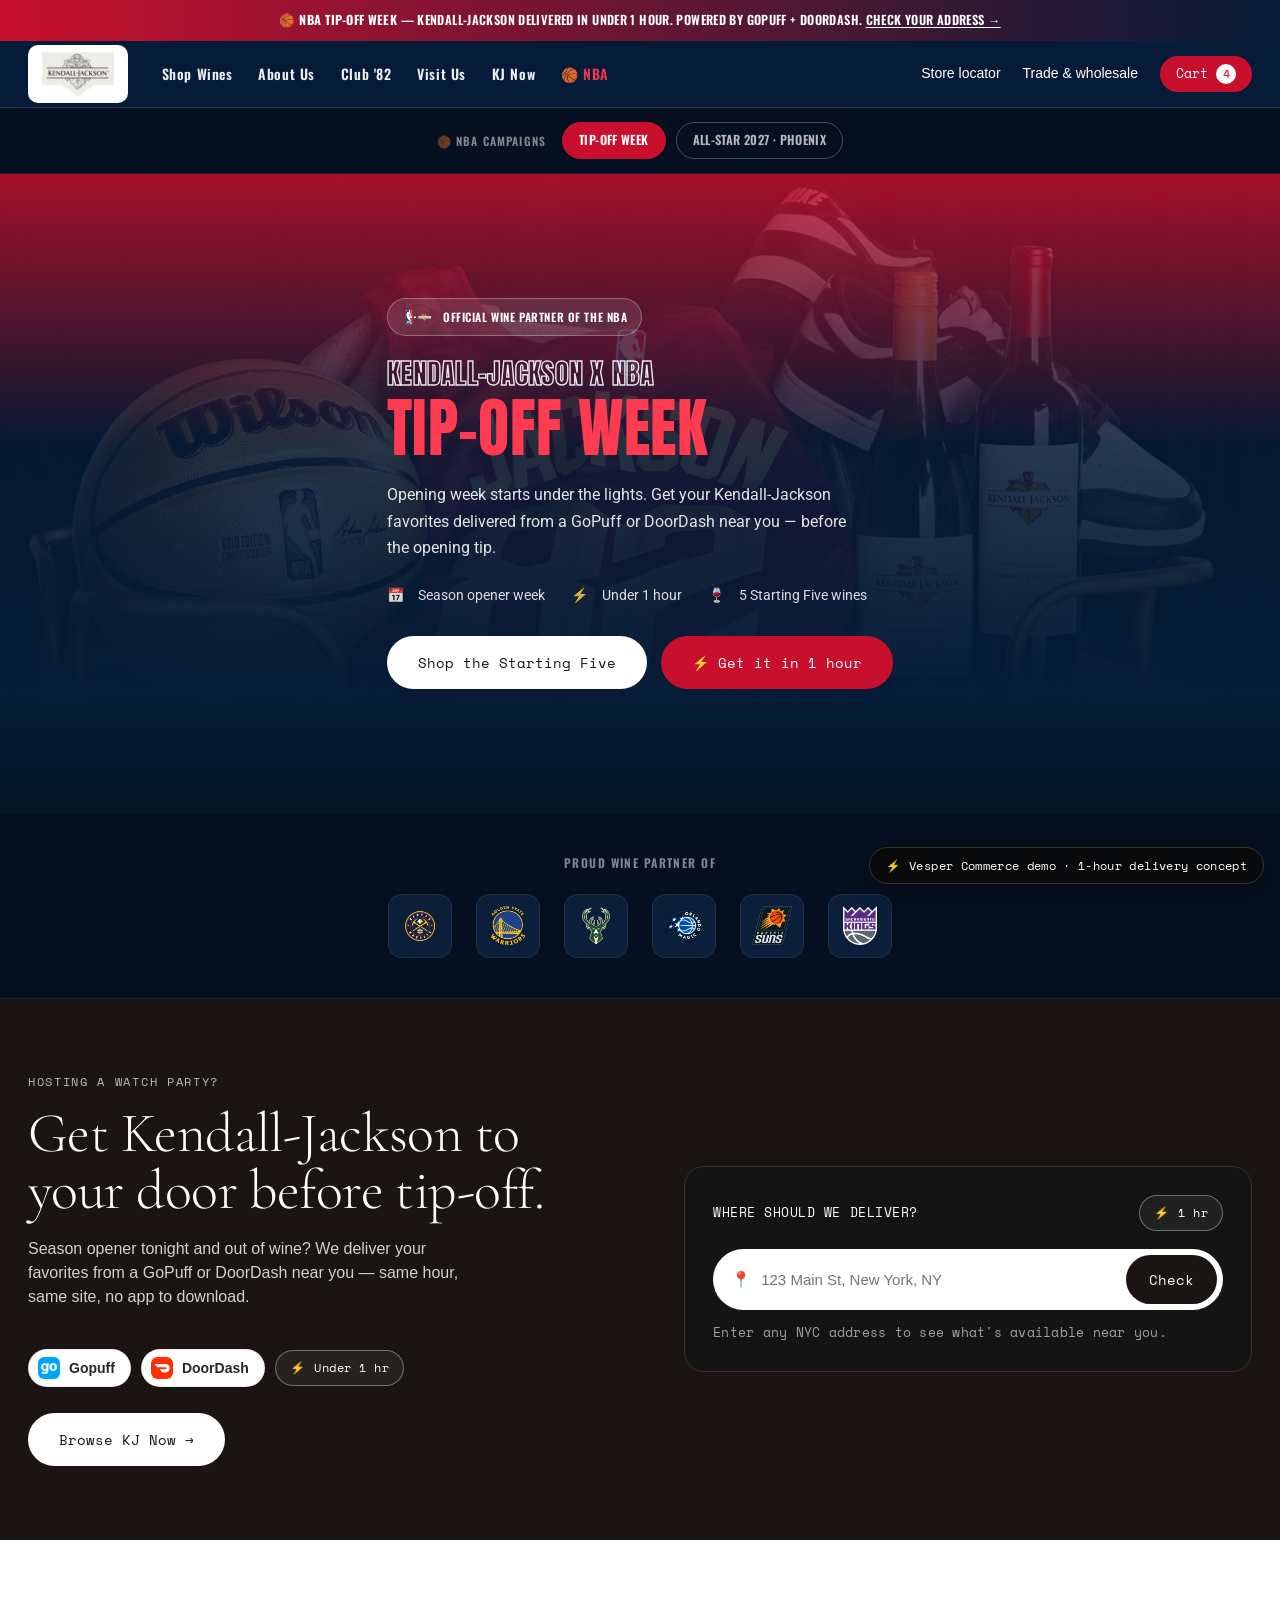
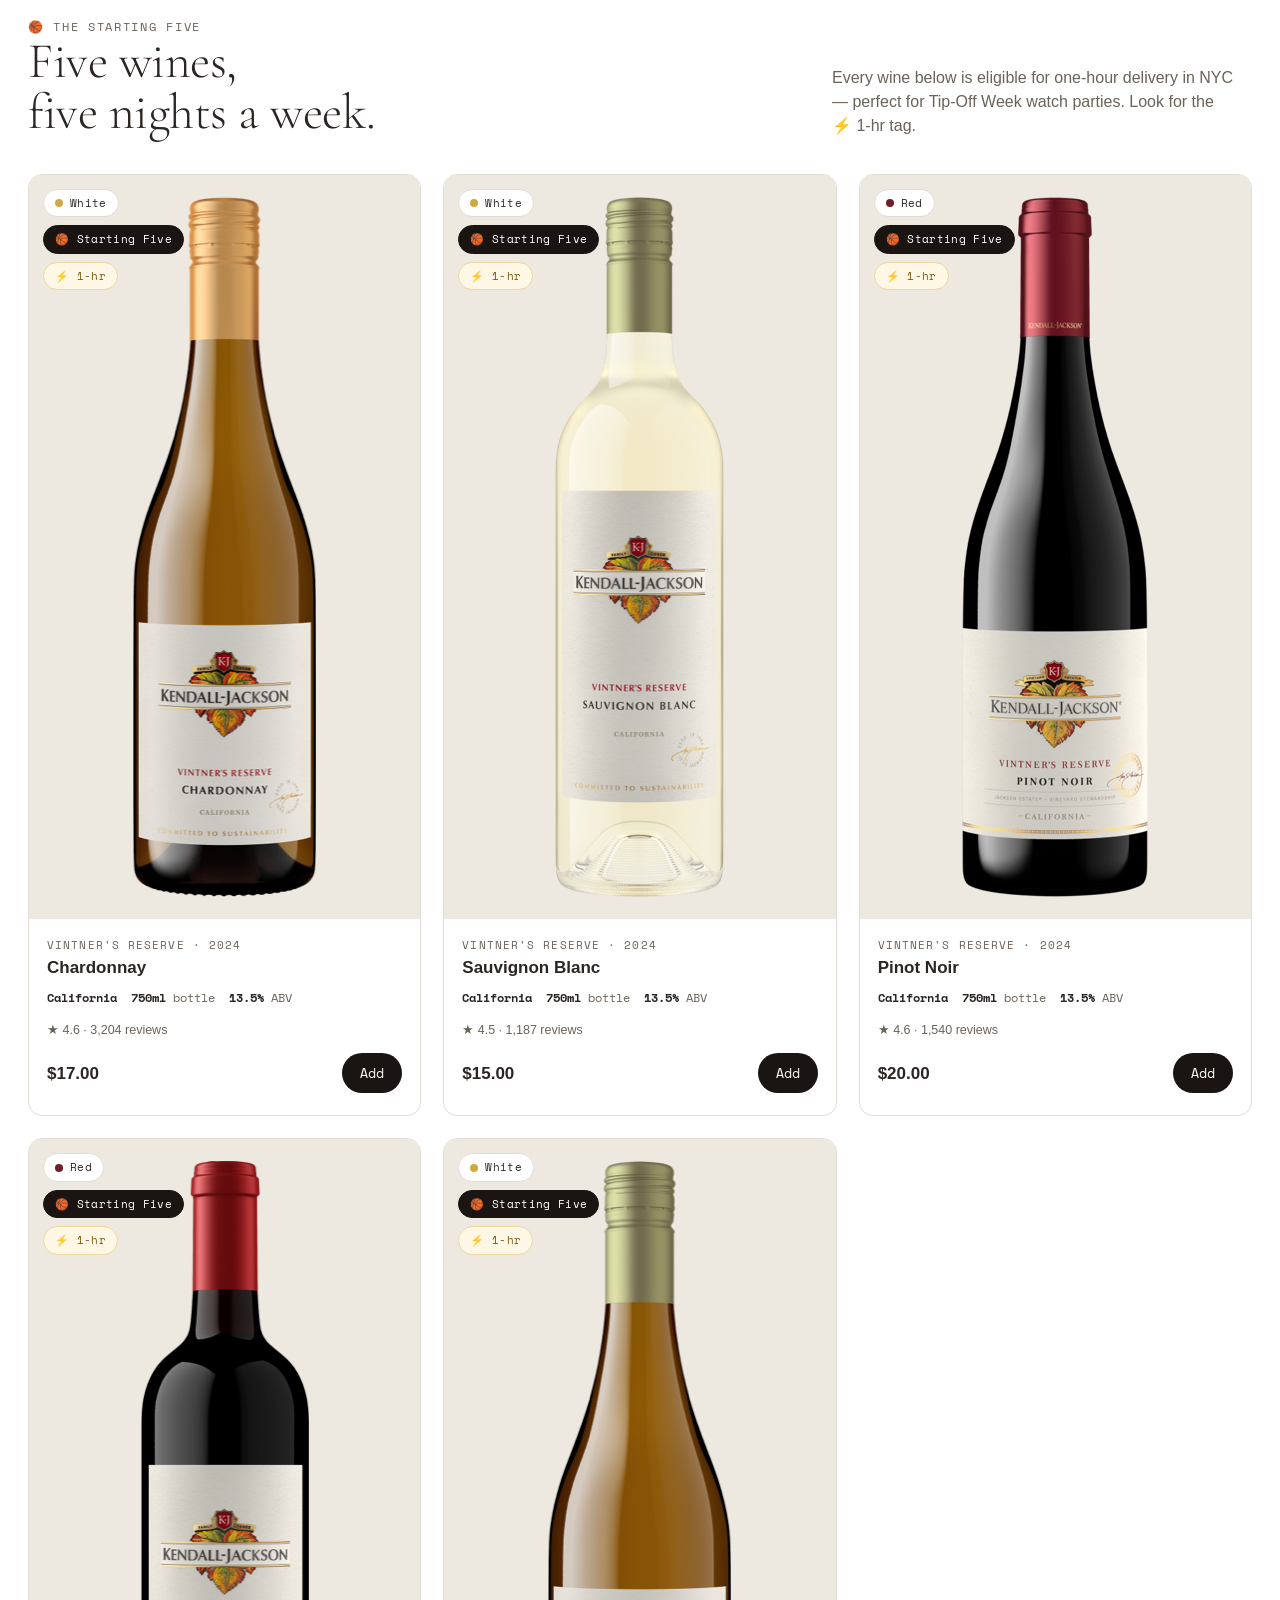
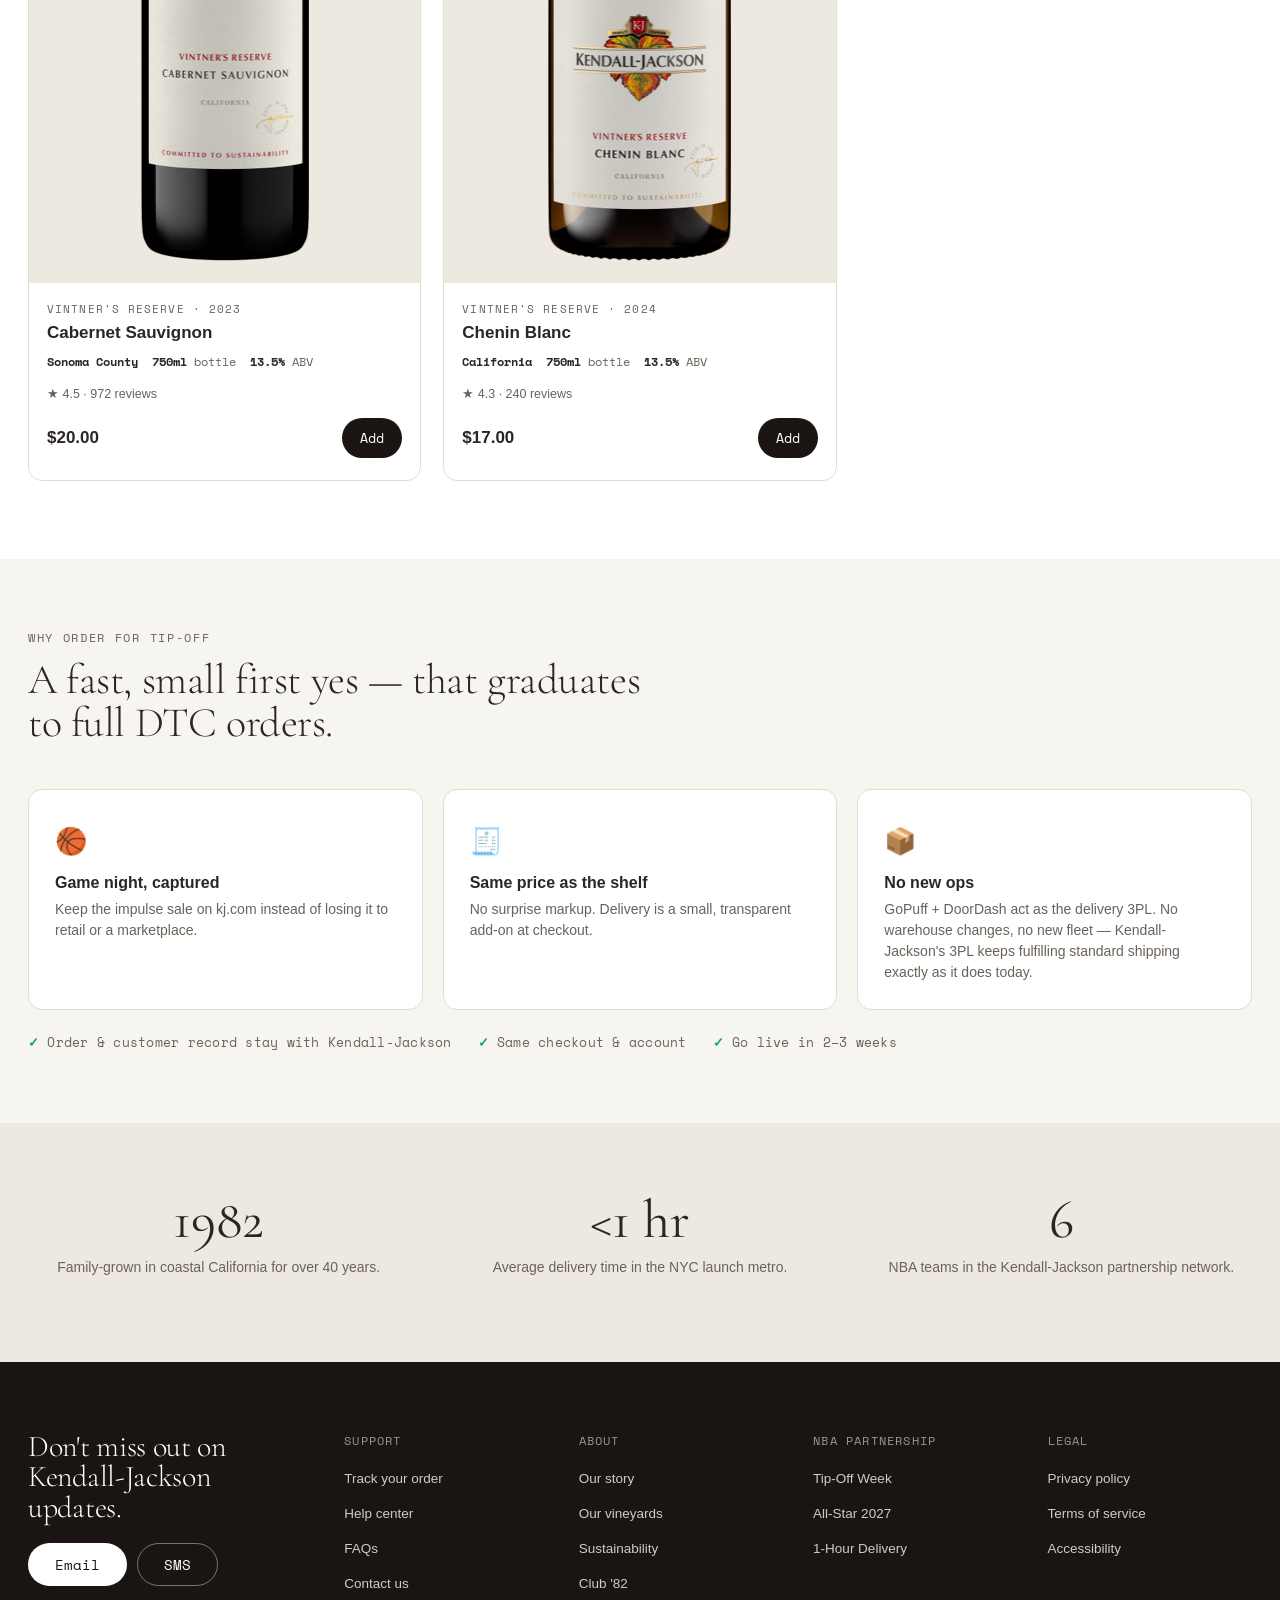
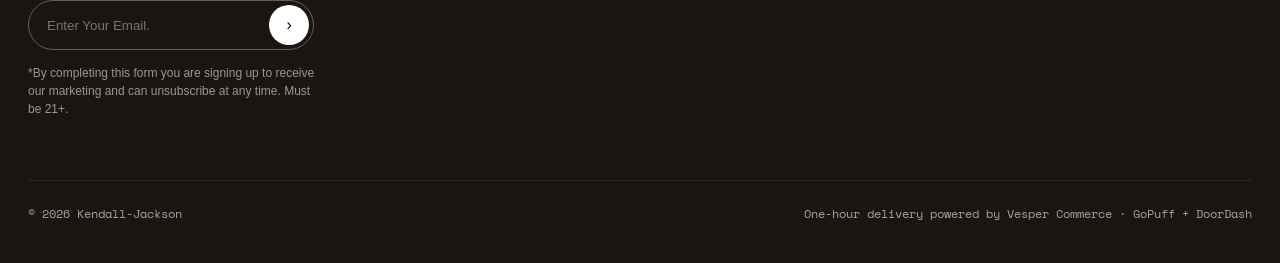
<file: nba-tipoff.html>
<!doctype html>
<html lang="en">
<head>
<meta charset="utf-8" />
<meta name="viewport" content="width=device-width, initial-scale=1" />
<title>NBA Season Tip-Off | Kendall-Jackson x NBA</title>
<meta name="description" content="Kendall-Jackson, the Official Wine Partner of the NBA — delivered to your Tip-Off Week watch party in under an hour via GoPuff + DoorDash." />
<link rel="preconnect" href="https://fonts.googleapis.com" />
<link rel="preconnect" href="https://fonts.gstatic.com" crossorigin />
<link href="https://fonts.googleapis.com/css2?family=Cormorant+Garamond:wght@300;400;500;600&family=Roboto+Condensed:wght@400;500;700&family=Space+Mono:wght@400;700&family=Anton&family=Oswald:wght@500;600;700&family=Roboto:wght@400;500&display=swap" rel="stylesheet" />
<link rel="stylesheet" href="styles.css" />
<link rel="icon" href="assets/logo.png" />
</head>
<body>

<div class="nba-announce">
  <b>🏀 NBA Tip-Off Week</b> — Kendall-Jackson delivered in under 1 hour. Powered by GoPuff + DoorDash. <a href="#onehour">Check your address →</a>
</div>

<header class="header nba-header">
  <nav class="nav">
    <a class="brand" href="index.html"><img src="assets/logo.png" alt="Kendall-Jackson" style="height:44px" /></a>
    <div class="nav-links" style="font-size:14px">
      <a href="index.html#shop">Shop Wines</a>
      <a href="index.html#shop">About Us</a>
      <a href="index.html#shop">Club '82</a>
      <a href="index.html#shop">Visit Us</a>
      <a href="kj-now.html">KJ Now</a>
      <a href="nba-tipoff.html" style="color:#ff3b52">🏀 NBA</a>
    </div>
    <div class="nav-right">
      <a class="hide-sm" href="#">Store locator</a>
      <a class="hide-sm" href="#">Trade &amp; wholesale</a>
      <button class="hamburger" onclick="openMenu()" aria-label="Open menu"><svg viewBox="0 0 24 24" fill="none" stroke="currentColor" stroke-width="2" stroke-linecap="round"><line x1="3" y1="6" x2="21" y2="6"/><line x1="3" y1="12" x2="21" y2="12"/><line x1="3" y1="18" x2="21" y2="18"/></svg></button>
      <a href="checkout.html" class="cart-pill" onclick="event.preventDefault();openCart()">Cart <span class="cart-count" id="cartCount">4</span></a>
    </div>
  </nav>
</header>

<!-- campaign switcher -->
<div class="nba-switch">
  <div class="inner">
    <span class="lbl">🏀 NBA Campaigns</span>
    <span class="nba-pill active">Tip-Off Week</span>
    <a href="nba-allstar-2027.html" class="nba-pill">All-Star 2027 · Phoenix</a>
  </div>
</div>

<!-- Hero (styled after nbaexperiences.com/nba-all-star-2027) -->
<section class="nba-hero">
  <div class="nba-hero-media" style="background-image:url('assets/nba-hero.jpg')"></div>
  <div class="wrap nba-hero-inner">
    <div class="nba-badge" style="margin-bottom:22px"><img src="assets/nba-logo-white.png" alt="NBA" style="height:22px" /> Official Wine Partner of the NBA</div>
    <div class="nba-kicker-outline">Kendall-Jackson x NBA</div>
    <h1 class="nba-kicker-solid">Tip-Off Week</h1>
    <p class="nba-hero-sub">Opening week starts under the lights. Get your Kendall-Jackson favorites delivered from a GoPuff or DoorDash near you — before the opening tip.</p>
    <ul class="nba-meta-row">
      <li><span style="margin-right:6px">📅</span>Season opener week</li>
      <li><span style="margin-right:6px">⚡</span>Under 1 hour</li>
      <li><span style="margin-right:6px">🍷</span>5 Starting Five wines</li>
    </ul>
    <div class="hero-cta nba-hero-cta">
      <a href="#shop" class="btn btn-white">Shop the Starting Five</a>
      <a href="#onehour" class="btn nba-btn-red">⚡ Get it in 1 hour</a>
    </div>
  </div>
</section>

<!-- Partner strip -->
<section class="nba-partner-strip">
  <div class="wrap">
    <div class="lbl">Proud Wine Partner Of</div>
    <div class="nba-partner-logos">
      <div class="tile"><img src="assets/nba-team-nuggets.png" alt="Denver Nuggets" /></div>
      <div class="tile"><img src="assets/nba-team-warriors.png" alt="Golden State Warriors" /></div>
      <div class="tile"><img src="assets/nba-team-bucks.png" alt="Milwaukee Bucks" /></div>
      <div class="tile"><img src="assets/nba-team-magic.png" alt="Orlando Magic" /></div>
      <div class="tile"><img src="assets/nba-team-suns.png" alt="Phoenix Suns" /></div>
      <div class="tile"><img src="assets/nba-team-kings.png" alt="Sacramento Kings" /></div>
    </div>
  </div>
</section>

<!-- Delivery band -->
<section class="delivery-band" id="onehour">
  <div class="wrap grid">
    <div>
      <div class="eyebrow" style="color:rgba(255,255,255,.7)">Hosting a watch party?</div>
      <h2 class="serif" style="margin-top:14px">Get Kendall-Jackson to your door before tip-off.</h2>
      <p class="lede">Season opener tonight and out of wine? We deliver your favorites from a GoPuff or DoorDash near you — same hour, same site, no app to download.</p>
      <div class="retailer-chips" style="margin-top:24px">
        <span class="chip"><img class="logo" src="assets/gopuff-icon.png" alt="GoPuff" /> Gopuff</span>
        <span class="chip"><img class="logo" src="assets/doordash-icon.svg" alt="DoorDash" /> DoorDash</span>
        <span class="delivery-badge"><span class="bolt">⚡</span> Under 1 hr</span>
      </div>
      <div style="margin-top:26px">
        <a href="kj-now.html" class="btn btn-white">Browse KJ Now →</a>
      </div>
    </div>

    <div class="addr-card">
      <div class="row-top">
        <div style="font-family:var(--mono);font-size:13px;letter-spacing:.04em">WHERE SHOULD WE DELIVER?</div>
        <div class="delivery-badge"><span class="bolt">⚡</span> 1 hr</div>
      </div>
      <div class="addr-field">
        <span aria-hidden="true">📍</span>
        <input id="tipoffAddrInput" type="text" placeholder="123 Main St, New York, NY" />
        <button class="btn btn-dark" onclick="checkAddr('tipoffAvail')">Check</button>
      </div>
      <div class="addr-note">Enter any NYC address to see what's available near you.</div>

      <div class="avail-result" id="tipoffAvail">
        <div class="avail-head"><span>✓</span> Available near you — delivered before tip-off</div>
        <div class="mini-prod">
          <img src="assets/bottle-chardonnay.png" alt="" />
          <div class="info"><div class="name">Vintner's Reserve · Chardonnay</div><div class="meta">750ml · $17.00</div></div>
          <button class="mini-add" onclick="addToCart()">Add</button>
        </div>
        <div class="mini-prod">
          <img src="assets/bottle-cabernet.png" alt="" />
          <div class="info"><div class="name">Vintner's Reserve · Cabernet Sauvignon</div><div class="meta">750ml · $20.00</div></div>
          <button class="mini-add" onclick="addToCart()">Add</button>
        </div>
        <div class="mini-prod">
          <img src="assets/bottle-pinotnoir.png" alt="" />
          <div class="info"><div class="name">Vintner's Reserve · Pinot Noir</div><div class="meta">750ml · $20.00</div></div>
          <button class="mini-add" onclick="addToCart()">Add</button>
        </div>
        <a href="checkout.html" class="btn btn-white btn-block" style="margin-top:16px">View cart · check out →</a>
      </div>
    </div>
  </div>
</section>

<!-- Starting Five grid -->
<section class="section" id="shop">
  <div class="wrap">
    <div class="section-head">
      <div>
        <div class="eyebrow">🏀 The Starting Five</div>
        <h2 class="serif">Five wines,<br/>five nights a week.</h2>
      </div>
      <p>Every wine below is eligible for one-hour delivery in NYC — perfect for Tip-Off Week watch parties. Look for the <span style="white-space:nowrap">⚡ 1-hr</span> tag.</p>
    </div>

    <div class="prod-grid" id="nbaGrid">
      <!-- cards injected by app.js -->
    </div>
  </div>
</section>

<!-- reassurance band -->
<section class="how" style="padding:70px 0">
  <div class="wrap">
    <div class="eyebrow">Why order for Tip-Off</div>
    <h2 class="serif" style="font-size:clamp(28px,3.4vw,42px);margin-top:12px;max-width:640px">A fast, small first yes — that graduates to full DTC orders.</h2>
    <div class="steps now-steps-3">
      <div class="step"><div class="icon">🏀</div><h3>Game night, captured</h3><p>Keep the impulse sale on kj.com instead of losing it to retail or a marketplace.</p></div>
      <div class="step"><div class="icon">🧾</div><h3>Same price as the shelf</h3><p>No surprise markup. Delivery is a small, transparent add-on at checkout.</p></div>
      <div class="step"><div class="icon">📦</div><h3>No new ops</h3><p>GoPuff + DoorDash act as the delivery 3PL. No warehouse changes, no new fleet — Kendall-Jackson's 3PL keeps fulfilling standard shipping exactly as it does today.</p></div>
    </div>
    <div class="assurance">
      <span><span class="tick">✓</span> Order &amp; customer record stay with Kendall-Jackson</span>
      <span><span class="tick">✓</span> Same checkout &amp; account</span>
      <span><span class="tick">✓</span> Go live in 2–3 weeks</span>
    </div>
  </div>
</section>

<!-- Value strip -->
<section class="value-strip">
  <div class="wrap value-grid">
    <div><div class="big">1982</div><p>Family-grown in coastal California for over 40 years.</p></div>
    <div><div class="big">&lt;1 hr</div><p>Average delivery time in the NYC launch metro.</p></div>
    <div><div class="big">6</div><p>NBA teams in the Kendall-Jackson partnership network.</p></div>
  </div>
</section>

<footer class="footer">
  <div class="wrap">
    <div class="top">
      <div class="updates">
        <h3 class="serif">Don't miss out on Kendall-Jackson updates.</h3>
        <div class="toggle">
          <button class="btn btn-white">Email</button>
          <button class="btn btn-outline" style="color:#fff">SMS</button>
        </div>
        <div class="subscribe"><input placeholder="Enter Your Email." /><button>›</button></div>
        <p style="font-size:12px;opacity:.55;margin-top:14px;max-width:320px">*By completing this form you are signing up to receive our marketing and can unsubscribe at any time. Must be 21+.</p>
      </div>
      <div><div class="colhead">Support</div><ul><li><a href="#">Track your order</a></li><li><a href="#">Help center</a></li><li><a href="#">FAQs</a></li><li><a href="#">Contact us</a></li></ul></div>
      <div><div class="colhead">About</div><ul><li><a href="#">Our story</a></li><li><a href="#">Our vineyards</a></li><li><a href="#">Sustainability</a></li><li><a href="#">Club '82</a></li></ul></div>
      <div><div class="colhead">NBA Partnership</div><ul><li><a href="nba-tipoff.html">Tip-Off Week</a></li><li><a href="nba-allstar-2027.html">All-Star 2027</a></li><li><a href="kj-now.html">1-Hour Delivery</a></li></ul></div>
      <div><div class="colhead">Legal</div><ul><li><a href="#">Privacy policy</a></li><li><a href="#">Terms of service</a></li><li><a href="#">Accessibility</a></li></ul></div>
    </div>
    <div class="base"><span>© 2026 Kendall-Jackson</span><span>One-hour delivery powered by Vesper Commerce · GoPuff + DoorDash</span></div>
  </div>
</footer>

<div class="demo-ribbon"><span class="bolt">⚡</span> Vesper Commerce demo · 1-hour delivery concept</div>

<script src="app.js"></script>
</body>
</html>
</file>
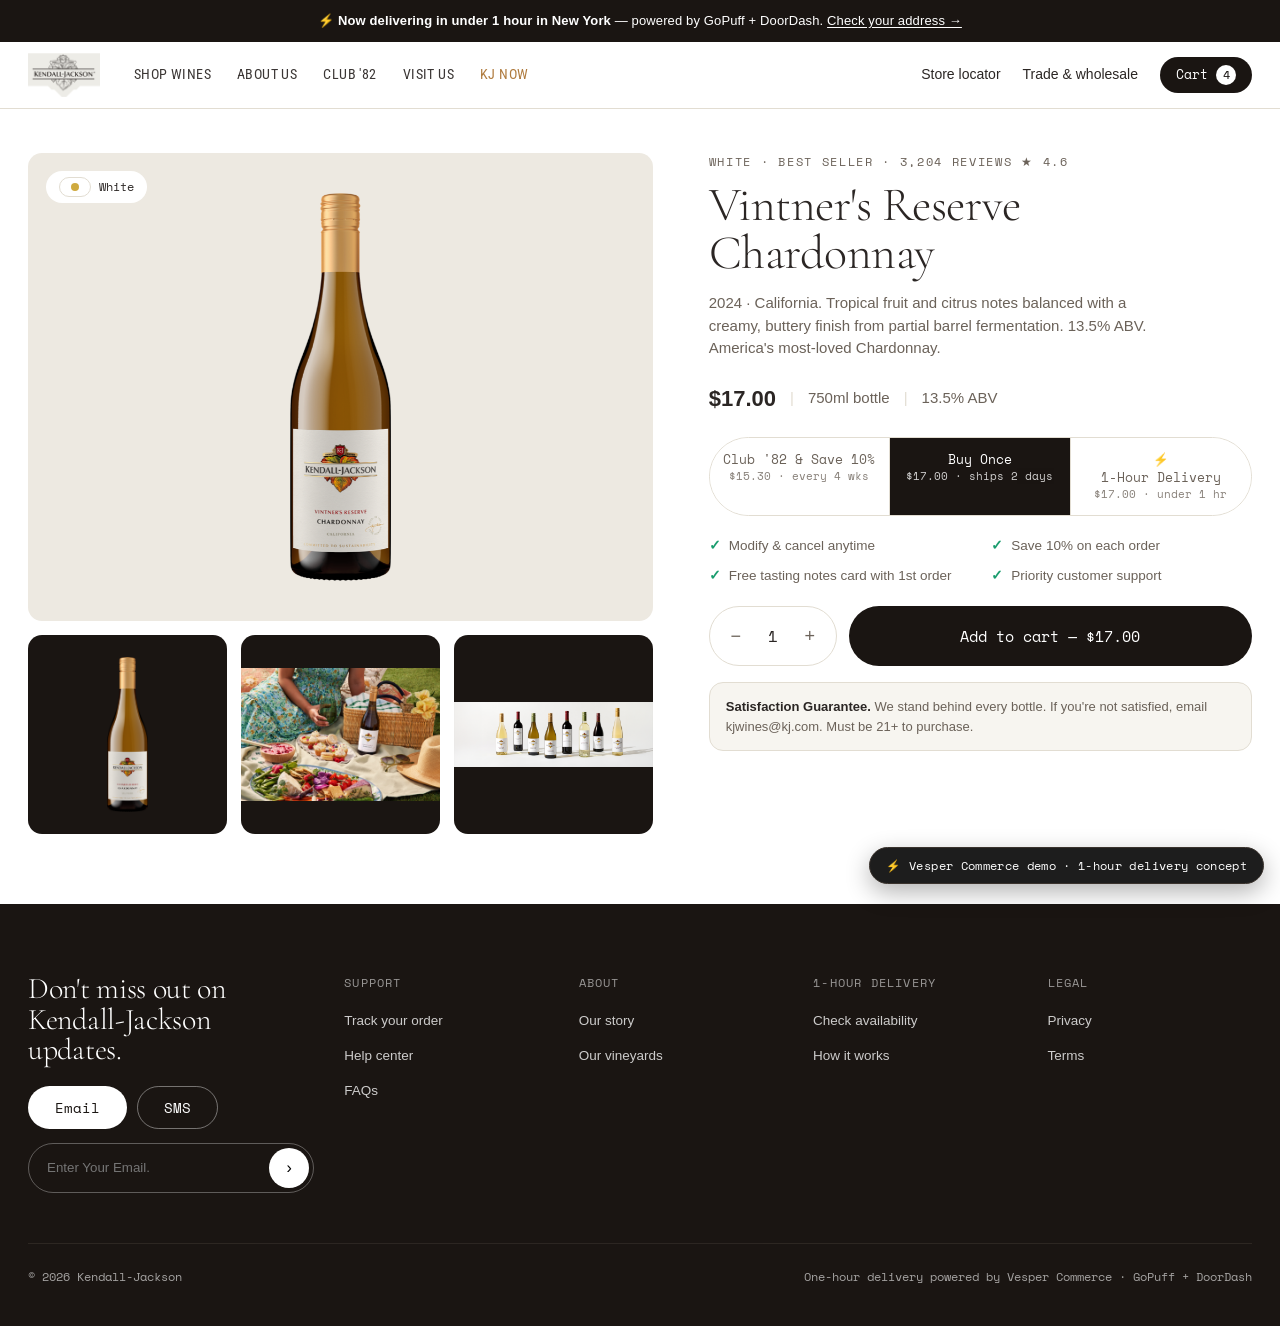
<file: product.html>
<!doctype html>
<html lang="en">
<head>
<meta charset="utf-8" />
<meta name="viewport" content="width=device-width, initial-scale=1" />
<title>Vintner's Reserve Chardonnay 2024 | Kendall-Jackson</title>
<link rel="preconnect" href="https://fonts.googleapis.com" />
<link rel="preconnect" href="https://fonts.gstatic.com" crossorigin />
<link href="https://fonts.googleapis.com/css2?family=Cormorant+Garamond:wght@300;400;500;600&family=Roboto+Condensed:wght@400;500;700&family=Space+Mono:wght@400;700&display=swap" rel="stylesheet" />
<link rel="stylesheet" href="styles.css" />
<link rel="icon" href="assets/logo.png" />
</head>
<body>

<div class="announce">
  <span class="bolt">⚡</span> <b>Now delivering in under 1 hour in New York</b> — powered by GoPuff + DoorDash. <a href="#onehr">Check your address →</a>
</div>

<!-- light header on PDP, like kj.com -->
<header class="header light">
  <nav class="nav">
    <a class="brand" href="index.html"><img src="assets/logo.png" alt="Kendall-Jackson" style="height:44px" /></a>
    <div class="nav-links" style="font-family:var(--nav-font);letter-spacing:.03em;text-transform:uppercase;font-size:14px">
      <a href="index.html#shop">Shop Wines</a>
      <a href="index.html#shop">About Us</a>
      <a href="index.html#shop">Club '82</a>
      <a href="index.html#shop">Visit Us</a>
      <a href="kj-now.html" style="color:var(--gold)">KJ Now</a>
    </div>
    <div class="nav-right">
      <a class="hide-sm" href="#">Store locator</a>
      <a class="hide-sm" href="#">Trade &amp; wholesale</a>
      <button class="hamburger" onclick="openMenu()" aria-label="Open menu"><svg viewBox="0 0 24 24" fill="none" stroke="currentColor" stroke-width="2" stroke-linecap="round"><line x1="3" y1="6" x2="21" y2="6"/><line x1="3" y1="12" x2="21" y2="12"/><line x1="3" y1="18" x2="21" y2="18"/></svg></button>
      <a href="checkout.html" class="cart-pill" onclick="event.preventDefault();openCart()">Cart <span class="cart-count" id="cartCount">4</span></a>
    </div>
  </nav>
</header>

<div class="wrap">
  <div class="pdp">
    <!-- media -->
    <div class="pdp-media">
      <div class="main">
        <div class="line-flag"><span class="tag line white"><span class="dot"></span></span> White</div>
        <img src="assets/bottle-chardonnay.png" alt="Kendall-Jackson Vintner's Reserve Chardonnay" />
      </div>
      <div class="thumbs">
        <div><img src="assets/bottle-chardonnay.png" alt="" /></div>
        <div><img src="assets/lifestyle-picnic.jpg" alt="" style="max-height:100%;object-fit:cover;width:100%" /></div>
        <div><img src="assets/hero-lineup.png" alt="" style="max-height:100%;object-fit:cover;width:100%" /></div>
      </div>
    </div>

    <!-- info -->
    <div class="pdp-info">
      <div class="eyebrow" style="margin-bottom:10px">White · Best seller · 3,204 reviews ★ 4.6</div>
      <h1 class="serif">Vintner's Reserve Chardonnay</h1>
      <p class="desc">2024 · California. Tropical fruit and citrus notes balanced with a creamy, buttery finish from partial barrel fermentation. 13.5% ABV. America's most-loved Chardonnay.</p>

      <div class="price-line">
        <span class="p">$17.00</span>
        <span class="sep">|</span>
        <span class="muted">750ml bottle</span>
        <span class="sep">|</span>
        <span class="muted">13.5% ABV</span>
      </div>

      <!-- purchase modes: Subscribe / Buy Once / 1-Hour Delivery -->
      <div class="buy-modes" id="buyModes">
        <button class="buy-mode" data-mode="subscribe" onclick="setMode('subscribe')">Club '82 &amp; Save 10%<small>$15.30 · every 4 wks</small></button>
        <button class="buy-mode active" data-mode="once" onclick="setMode('once')">Buy Once<small>$17.00 · ships 2 days</small></button>
        <button class="buy-mode onehr" data-mode="onehr" onclick="setMode('onehr')"><span class="bolt">⚡</span> 1-Hour Delivery<small>$17.00 · under 1 hr</small></button>
      </div>

      <!-- default (subscribe/once) benefits -->
      <div class="benefits" id="stdBenefits">
        <div><span class="tick">✓</span> Modify &amp; cancel anytime</div>
        <div><span class="tick">✓</span> Save 10% on each order</div>
        <div><span class="tick">✓</span> Free tasting notes card with 1st order</div>
        <div><span class="tick">✓</span> Priority customer support</div>
      </div>

      <!-- 1-hour module, shown when 1-hour mode selected -->
      <div class="onehr-module" id="onehrModule" style="display:none">
        <div class="top">
          <div class="t"><span class="bolt">⚡</span> Hosting today? Get it in about an hour.</div>
          <div class="retailer-chips">
            <span class="chip"><img class="logo" src="assets/gopuff-icon.png" alt="GoPuff" /> Gopuff</span>
            <span class="chip"><img class="logo" src="assets/doordash-icon.svg" alt="DoorDash" /> DoorDash</span>
          </div>
        </div>
        <div class="sub">Delivered from a GoPuff or DoorDash near you — same 750ml bottle as the shelf, no markup. Must be 21+.</div>
        <div class="addr-field">
          <span aria-hidden="true">📍</span>
          <input id="pdpAddr" type="text" placeholder="123 Main St, New York, NY" />
          <button class="btn btn-dark" onclick="pdpCheck()">Check</button>
        </div>
        <div id="pdpAvail" style="display:none">
          <div class="avail-head" style="margin-top:18px;color:#7ee0c0"><span>✓</span> In stock near you · delivered in ~48 min</div>
          <div class="mini-prod"><img src="assets/bottle-chardonnay.png" alt=""/><div class="info"><div class="name">Vintner's Reserve Chardonnay</div><div class="meta">750ml · $17.00</div></div><button class="mini-add" onclick="addToCart()">Add</button></div>
          <div class="mini-prod"><img src="assets/bottle-sauvblanc.png" alt=""/><div class="info"><div class="name">Vintner's Reserve Sauvignon Blanc</div><div class="meta">750ml · $15.00</div></div><button class="mini-add" onclick="addToCart()">Add</button></div>
          <a href="checkout.html" class="btn btn-white btn-block" style="margin-top:14px">Check out · 1-hour delivery →</a>
        </div>
        <div class="pill-note">Order &amp; customer data stay in Kendall-Jackson's Shopify — routed to the nearest stocked store automatically.</div>
      </div>

      <!-- qty + add -->
      <div class="qty-row" id="stdBuyRow">
        <div class="qty"><button onclick="qty(-1)">−</button><span id="qtyVal">1</span><button onclick="qty(1)">+</button></div>
        <button class="btn btn-dark add-cta btn-lg" id="addBtn" onclick="addToCart()">Add to cart — $17.00</button>
      </div>

      <div class="guarantee"><b>Satisfaction Guarantee.</b> We stand behind every bottle. If you're not satisfied, email kjwines@kj.com. Must be 21+ to purchase.</div>
    </div>
  </div>
</div>

<footer class="footer">
  <div class="wrap">
    <div class="top">
      <div class="updates">
        <h3 class="serif">Don't miss out on Kendall-Jackson updates.</h3>
        <div class="toggle"><button class="btn btn-white">Email</button><button class="btn btn-outline" style="color:#fff">SMS</button></div>
        <div class="subscribe"><input placeholder="Enter Your Email." /><button>›</button></div>
      </div>
      <div><div class="colhead">Support</div><ul><li><a href="#">Track your order</a></li><li><a href="#">Help center</a></li><li><a href="#">FAQs</a></li></ul></div>
      <div><div class="colhead">About</div><ul><li><a href="#">Our story</a></li><li><a href="#">Our vineyards</a></li></ul></div>
      <div><div class="colhead">1-Hour Delivery</div><ul><li><a href="index.html#onehour">Check availability</a></li><li><a href="index.html#onehour">How it works</a></li></ul></div>
      <div><div class="colhead">Legal</div><ul><li><a href="#">Privacy</a></li><li><a href="#">Terms</a></li></ul></div>
    </div>
    <div class="base"><span>© 2026 Kendall-Jackson</span><span>One-hour delivery powered by Vesper Commerce · GoPuff + DoorDash</span></div>
  </div>
</footer>

<div class="demo-ribbon"><span class="bolt">⚡</span> Vesper Commerce demo · 1-hour delivery concept</div>

<script src="app.js"></script>
</body>
</html>
</file>
<file: styles.css>
/* ============================================================
   Kendall-Jackson × Vesper Commerce — 1-Hour Delivery Mockup
   Design system replicating kj.com
   Fonts: Cormorant Garamond (display, standing in for Chronicle Text)
          + system sans (body, matches kj.com's plain Helvetica stack)
          + Roboto Condensed (nav/eyebrow labels, a real kj.com detail)
   ============================================================ */

:root {
  --black: #1a1512;
  --ink: #2b2624;
  --white: #ffffff;
  --offwhite: #ede9e1;      /* product panel bg, kj.com's cream */
  --paper: #f7f5f0;
  --line: #e2ddd2;
  --line-dark: #3a332d;
  --gray: #6b6259;
  --gray-2: #8a8074;
  --gold: #a9702e;          /* KJ brass/gold accent */
  --burgundy: #92021c;      /* kj.com promo bar red */
  --brass-lt: #c8af83;      /* kj.com light brass */
  --gopuff: #009f8f;        /* GoPuff teal */
  --doordash: #eb1700;      /* DoorDash red */
  --radius-pill: 999px;
  --radius: 14px;
  --serif: "Cormorant Garamond", Georgia, "Times New Roman", serif;
  --sans: -apple-system, BlinkMacSystemFont, "Helvetica Neue", Helvetica, Arial, sans-serif;
  --nav-font: "Roboto Condensed", var(--sans);
  --mono: "Space Mono", ui-monospace, "SFMono-Regular", monospace;
  --maxw: 1280px;
}

* { box-sizing: border-box; }

html { scroll-behavior: smooth; }

body {
  margin: 0;
  font-family: var(--sans);
  color: var(--ink);
  background: var(--white);
  -webkit-font-smoothing: antialiased;
  line-height: 1.5;
}

img { max-width: 100%; display: block; }
a { color: inherit; text-decoration: none; }
button { font-family: inherit; cursor: pointer; }

h1, h2, h3, .serif {
  font-family: var(--serif);
  font-weight: 300;
  letter-spacing: -0.01em;
  line-height: 1.02;
  margin: 0;
}

.wrap { max-width: var(--maxw); margin: 0 auto; padding: 0 28px; }

/* ---------- Announcement bar ---------- */
.announce {
  background: var(--black);
  color: var(--white);
  font-size: 13px;
  letter-spacing: 0.01em;
  text-align: center;
  padding: 11px 16px;
  position: relative;
  z-index: 60;
}
.announce b { font-weight: 600; }
.announce .bolt { color: #ffd76e; }
.announce a { text-decoration: underline; text-underline-offset: 2px; }

/* ---------- Header / nav ---------- */
.header {
  background: var(--black);
  color: var(--white);
  position: sticky;
  top: 0;
  z-index: 50;
  border-bottom: 1px solid var(--line-dark);
}
.header.light {
  background: var(--white);
  color: var(--ink);
  border-bottom: 1px solid var(--line);
}
.nav {
  display: flex;
  align-items: center;
  gap: 34px;
  height: 66px;
  max-width: var(--maxw);
  margin: 0 auto;
  padding: 0 28px;
}
.brand img { height: 26px; width: auto; }
.nav-links { display: flex; gap: 26px; font-size: 14px; }
.nav-links a { opacity: 0.92; }
.nav-links a:hover { opacity: 1; }
.nav-right { margin-left: auto; display: flex; align-items: center; gap: 22px; font-size: 14px; }
.nav-right .ico { width: 20px; height: 20px; opacity: 0.9; }
.cart-pill {
  background: var(--white);
  color: var(--black);
  border-radius: var(--radius-pill);
  padding: 8px 16px;
  font-family: var(--mono);
  font-size: 13px;
  display: inline-flex;
  gap: 8px;
  align-items: center;
  border: none;
}
.header.light .cart-pill { background: var(--black); color: var(--white); }
.cart-count {
  background: var(--black); color: var(--white);
  border-radius: var(--radius-pill);
  min-width: 20px; height: 20px; padding: 0 5px;
  display: inline-flex; align-items: center; justify-content: center;
  font-size: 12px;
}
.header.light .cart-count { background: var(--white); color: var(--black); }

/* ---------- Hamburger + mobile menu ---------- */
.hamburger {
  display: none; width: 40px; height: 40px; align-items: center; justify-content: center;
  background: transparent; border: 0; color: inherit; padding: 0;
}
.hamburger svg { width: 24px; height: 24px; }

.menu-overlay { position: fixed; inset: 0; background: rgba(0,0,0,.45); z-index: 110; opacity: 0; visibility: hidden; transition: opacity .3s ease, visibility .3s ease; }
.menu-overlay.open { opacity: 1; visibility: visible; }
.mobile-menu {
  position: fixed; top: 0; left: 0; height: 100%; width: 320px; max-width: 86vw;
  background: var(--black); color: #fff; z-index: 111;
  transform: translateX(-100%); transition: transform .32s cubic-bezier(.4,0,.2,1);
  display: flex; flex-direction: column;
}
.mobile-menu.open { transform: translateX(0); }
.mm-head { display: flex; align-items: center; justify-content: space-between; padding: 20px 22px; border-bottom: 1px solid var(--line-dark); }
.mm-head img { height: 24px; width: auto; }
.mm-close { background: transparent; border: 1px solid var(--line-dark); border-radius: 8px; color: #fff; font-size: 16px; width: 40px; height: 40px; display: flex; align-items: center; justify-content: center; }
.mm-links { display: flex; flex-direction: column; padding: 16px 0 6px; }
.mm-links a { font-family: var(--serif); font-size: 27px; line-height: 1; padding: 13px 24px; color: #fff; letter-spacing: -.01em; }
.mm-links a.active { color: #ffd76e; }
.mm-sub { margin-top: auto; border-top: 1px solid var(--line-dark); padding: 18px 24px; display: flex; flex-direction: column; gap: 14px; }
.mm-sub a { font-family: var(--sans); font-size: 14px; color: rgba(255,255,255,.8); }
.mm-cta { margin: 6px 24px 26px; }

@media (max-width: 620px) { .hamburger { display: inline-flex; } }

/* ---------- Buttons ---------- */
.btn {
  display: inline-flex; align-items: center; justify-content: center; gap: 10px;
  font-family: var(--mono);
  font-size: 14px;
  border-radius: var(--radius-pill);
  padding: 15px 30px;
  border: 1px solid transparent;
  transition: transform .08s ease, opacity .15s ease, background .15s ease;
  white-space: nowrap;
}
.btn:active { transform: translateY(1px); }
.btn-white { background: var(--white); color: var(--black); }
.btn-white:hover { opacity: .88; }
.btn-dark { background: var(--black); color: var(--white); }
.btn-dark:hover { opacity: .9; }
.btn-outline { background: transparent; border-color: currentColor; }
.btn-block { width: 100%; }
.btn-lg { padding: 18px 34px; font-size: 15px; }

/* ---------- Hero ---------- */
.hero {
  position: relative;
  background: var(--black);
  color: var(--white);
  min-height: 620px;
  display: flex;
  align-items: center;
  overflow: hidden;
}
.hero-media {
  position: absolute; inset: 0;
  background-size: cover;
  background-position: center;
  opacity: 0.92;
}
.hero-media::after {
  content: "";
  position: absolute; inset: 0;
  background: linear-gradient(90deg, rgba(0,0,0,.85) 0%, rgba(0,0,0,.55) 40%, rgba(0,0,0,.15) 100%);
}
.hero-inner { position: relative; z-index: 2; padding: 60px 0; }
.hero h1 { font-size: clamp(46px, 6vw, 82px); max-width: 640px; }
.hero .sub { margin-top: 18px; font-size: 16px; opacity: .85; max-width: 420px; }
.hero-cta { margin-top: 30px; display: flex; gap: 14px; flex-wrap: wrap; }

/* eyebrow / labels */
.eyebrow {
  font-family: var(--mono);
  font-size: 12px;
  letter-spacing: 0.14em;
  text-transform: uppercase;
  color: var(--gray);
}
.hero .eyebrow { color: rgba(255,255,255,.7); }

/* ---------- 1-hour delivery pieces ---------- */
.delivery-badge {
  display: inline-flex; align-items: center; gap: 9px;
  font-family: var(--mono);
  font-size: 12px;
  letter-spacing: 0.04em;
  padding: 8px 14px;
  border-radius: var(--radius-pill);
  border: 1px solid rgba(255,255,255,.35);
  background: rgba(255,255,255,.06);
  backdrop-filter: blur(4px);
}
.delivery-badge .bolt { color: #ffd76e; }
.header.light .delivery-badge, .on-light .delivery-badge {
  border-color: var(--line); background: var(--paper); color: var(--ink);
}

.retailer-chips { display: inline-flex; gap: 10px; align-items: center; flex-wrap: wrap; }
.chip {
  display: inline-flex; align-items: center; gap: 9px;
  font-family: var(--sans); font-size: 14px; font-weight: 600;
  border-radius: var(--radius-pill);
  padding: 7px 15px 7px 9px;
  background: var(--white); color: var(--ink);
  border: 1px solid rgba(0,0,0,.08);
  box-shadow: 0 1px 3px rgba(0,0,0,.08);
  letter-spacing: 0;
  line-height: 1;
}
.chip .logo { width: 22px; height: 22px; border-radius: 6px; object-fit: contain; flex: none; display: block; }
.chip-outline {
  background: transparent; color: inherit;
  border: 1px solid rgba(128,128,128,.4);
}

/* The signature 1-hour delivery band */
.delivery-band {
  background: var(--black);
  color: var(--white);
  padding: 74px 0;
}
.delivery-band .grid {
  display: grid; grid-template-columns: 1.05fr 1fr; gap: 60px; align-items: center;
}
.delivery-band h2 { font-size: clamp(34px, 4.4vw, 56px); max-width: 520px; }
.delivery-band .lede { margin-top: 18px; font-size: 16px; opacity: .8; max-width: 460px; }

.addr-card {
  background: #141414;
  border: 1px solid var(--line-dark);
  border-radius: 20px;
  padding: 28px;
}
.addr-card .row-top {
  display: flex; align-items: center; justify-content: space-between; margin-bottom: 18px;
}
.addr-field {
  display: flex; gap: 10px; align-items: center;
  background: var(--white); color: var(--ink);
  border-radius: var(--radius-pill);
  padding: 6px 6px 6px 18px;
}
.addr-field input {
  border: 0; outline: 0; flex: 1; min-width: 0; font-family: var(--sans); font-size: 15px; background: transparent;
  padding: 12px 0;
}
.addr-field .btn { padding: 13px 22px; }
.addr-note { margin-top: 14px; font-size: 12.5px; opacity: .6; font-family: var(--mono); letter-spacing: .02em; }

/* availability result (hidden until "check") */
.avail-result { display: none; margin-top: 22px; }
.avail-result.show { display: block; animation: fade .3s ease; }
@keyframes fade { from { opacity: 0; transform: translateY(6px);} to {opacity:1; transform:none;} }
.avail-head {
  display: flex; align-items: center; gap: 10px;
  font-family: var(--mono); font-size: 13px; letter-spacing: .04em;
  color: #7ee0c0; margin-bottom: 14px;
}
.mini-prod {
  display: flex; align-items: center; gap: 14px;
  padding: 12px 0; border-top: 1px solid var(--line-dark);
}
.mini-prod img { width: 52px; height: 52px; object-fit: contain; background: #1e1e1e; border-radius: 10px; padding: 4px; }
.mini-prod .info { flex: 1; }
.mini-prod .info .name { font-size: 14px; font-weight: 600; }
.mini-prod .info .meta { font-size: 12px; opacity: .6; }
.mini-add {
  background: var(--white); color: var(--black); border: 0;
  border-radius: var(--radius-pill); padding: 8px 16px;
  font-family: var(--mono); font-size: 12px;
}

/* ---------- How it works ---------- */
.how { padding: 84px 0; background: var(--paper); }
.how .steps { display: grid; grid-template-columns: repeat(4, 1fr); gap: 20px; margin-top: 44px; }
.step {
  background: var(--white); border: 1px solid var(--line);
  border-radius: var(--radius); padding: 26px;
}
.step .num { font-family: var(--mono); font-size: 12px; color: var(--gray); }
.step .icon { font-size: 26px; margin: 6px 0 14px; }
.step h3 { font-family: var(--sans); font-weight: 650; font-size: 16px; letter-spacing: 0; }
.step p { color: var(--gray); font-size: 14px; margin: 8px 0 0; }
.how .assurance {
  margin-top: 24px; display: flex; gap: 26px; flex-wrap: wrap;
  font-family: var(--mono); font-size: 12.5px; color: var(--gray); letter-spacing: .02em;
}
.how .assurance span { display: inline-flex; gap: 8px; align-items: center; }
.tick { color: #1a9d6e; font-weight: 700; }

/* ---------- Section heading ---------- */
.section { padding: 78px 0; }
.section-head { display: flex; align-items: flex-end; justify-content: space-between; gap: 20px; margin-bottom: 36px; }
.section-head h2 { font-size: clamp(32px, 4vw, 50px); }
.section-head p { color: var(--gray); max-width: 420px; margin: 8px 0 0; }

/* ---------- Product grid ---------- */
.prod-grid { display: grid; grid-template-columns: repeat(3, 1fr); gap: 22px; }
.card {
  border: 1px solid var(--line); border-radius: var(--radius);
  overflow: hidden; background: var(--white);
  transition: box-shadow .2s ease, transform .2s ease;
  display: flex; flex-direction: column;
}
.card:hover { box-shadow: 0 12px 30px rgba(0,0,0,.08); transform: translateY(-3px); }
.card .thumb {
  position: relative; background: var(--offwhite);
  aspect-ratio: 1/1; display: flex; align-items: center; justify-content: center; padding: 22px;
}
.card .thumb img { max-height: 100%; object-fit: contain; }
.card .badges { position: absolute; top: 14px; left: 14px; display: flex; flex-direction: column; gap: 8px; align-items: flex-start; }
.tag {
  font-family: var(--mono); font-size: 11px; letter-spacing: .03em;
  padding: 5px 11px; border-radius: var(--radius-pill); background: var(--white); border: 1px solid var(--line);
}
.tag.line { display: inline-flex; gap: 7px; align-items: center; }
.tag.line .dot { width: 8px; height: 8px; border-radius: 50%; }
.tag.gold .dot { background: var(--gold); }
.tag.bronze .dot { background: #7c5a34; }
.tag.white .dot { background: #cfaa3f; }
.tag.red .dot { background: #6e1f27; }
.tag.rose .dot { background: #d68a94; }
.tag.status { background: var(--black); color: var(--white); border-color: var(--black); }
.tag.onehr { background: #fff7e6; border-color: #f0d79a; color: #7a5a12; }
.card .body { padding: 18px 18px 22px; display: flex; flex-direction: column; flex: 1; }
.card .line-label { font-family: var(--mono); font-size: 11px; letter-spacing: .1em; text-transform: uppercase; color: var(--gray); }
.card h3 { font-family: var(--sans); font-weight: 650; font-size: 17px; letter-spacing: 0; margin: 6px 0 0; }
.card .stats { display: flex; gap: 14px; margin: 12px 0; font-size: 12px; color: var(--gray); font-family: var(--mono); }
.card .stats b { color: var(--ink); font-weight: 700; }
.card .rating { font-size: 12.5px; color: var(--gray); margin-top: 2px; }
.card .foot { margin-top: auto; display: flex; align-items: center; justify-content: space-between; padding-top: 14px; }
.card .price { font-size: 17px; font-weight: 600; }
.card .add { font-family: var(--mono); font-size: 13px; padding: 10px 18px; border-radius: var(--radius-pill); background: var(--black); color: var(--white); border: 0; }

/* ---------- Value / comparison strip ---------- */
.value-strip { background: var(--offwhite); padding: 70px 0; }
.value-grid { display: grid; grid-template-columns: repeat(3, 1fr); gap: 40px; text-align: center; }
.value-grid .big { font-family: var(--serif); font-size: 54px; line-height: 1; }
.value-grid p { color: var(--gray); margin-top: 10px; font-size: 14px; }

/* ---------- Product detail page ---------- */
.pdp { display: grid; grid-template-columns: 1.15fr 1fr; gap: 56px; padding: 44px 0 70px; }
.pdp-media .main {
  background: var(--offwhite); border-radius: var(--radius);
  aspect-ratio: 4/3; display: flex; align-items: center; justify-content: center; padding: 40px;
  position: relative;
}
.pdp-media .main img { max-height: 100%; object-fit: contain; }
.pdp-media .line-flag {
  position: absolute; top: 18px; left: 18px;
  font-family: var(--mono); font-size: 12px; padding: 6px 13px; border-radius: var(--radius-pill);
  background: var(--white); display: inline-flex; gap: 8px; align-items: center;
}
.pdp-media .thumbs { display: grid; grid-template-columns: repeat(3, 1fr); gap: 14px; margin-top: 14px; }
.pdp-media .thumbs div { background: var(--black); border-radius: var(--radius); aspect-ratio: 1/1; display:flex;align-items:center;justify-content:center; overflow:hidden;}
.pdp-media .thumbs img { max-height: 78%; object-fit: contain; }

.pdp-info h1 { font-size: clamp(34px, 4vw, 48px); }
.pdp-info .desc { color: var(--gray); margin: 14px 0 0; font-size: 15px; max-width: 440px; }
.price-line { display: flex; align-items: center; gap: 14px; margin: 22px 0; font-size: 15px; }
.price-line .p { font-size: 22px; font-weight: 650; }
.price-line .sep { color: var(--line); }
.price-line .muted { color: var(--gray); }

/* purchase mode toggle */
.buy-modes { display: grid; grid-template-columns: 1fr 1fr 1fr; gap: 0; border: 1px solid var(--line); border-radius: var(--radius-pill); overflow: hidden; margin-bottom: 8px; }
.buy-mode {
  padding: 14px 10px; text-align: center; font-family: var(--mono); font-size: 12.5px;
  background: var(--white); border: 0; border-right: 1px solid var(--line); color: var(--gray);
  display: flex; flex-direction: column; gap: 3px; align-items: center; line-height: 1.2;
}
.buy-mode:last-child { border-right: 0; }
.buy-mode small { font-size: 10.5px; opacity: .8; }
.buy-mode.active { background: var(--black); color: var(--white); }
.buy-mode.active.onehr { background: #1b1b1b; box-shadow: inset 0 0 0 2px #ffd76e; }
.buy-mode .bolt { color: #d99a12; }
.buy-mode.active .bolt { color: #ffd76e; }

.benefits { display: grid; grid-template-columns: 1fr 1fr; gap: 10px 22px; margin: 20px 0; }
.benefits div { font-size: 13.5px; color: var(--gray); display: flex; gap: 8px; }

.qty-row { display: flex; gap: 12px; align-items: stretch; margin-top: 18px; }
.qty { display: flex; align-items: center; border: 1px solid var(--line); border-radius: var(--radius-pill); padding: 0 6px; }
.qty button { width: 40px; height: 52px; border: 0; background: transparent; font-size: 18px; color: var(--gray); }
.qty span { min-width: 34px; text-align: center; font-family: var(--mono); }
.add-cta { flex: 1; }

.guarantee { margin-top: 16px; background: var(--paper); border: 1px solid var(--line); border-radius: var(--radius); padding: 14px 16px; font-size: 13px; color: var(--gray); }
.guarantee b { color: var(--ink); }

/* the PDP 1-hour delivery module */
.onehr-module {
  margin: 22px 0; border: 1px solid var(--line); border-radius: var(--radius);
  background: linear-gradient(180deg,#0c0c0c,#151515); color: var(--white); padding: 22px;
}
.onehr-module .top { display: flex; align-items: center; justify-content: space-between; gap: 12px; margin-bottom: 14px; }
.onehr-module .top .t { font-family: var(--sans); font-weight: 650; font-size: 15px; display: flex; gap: 9px; align-items: center; }
.onehr-module .top .bolt { color: #ffd76e; }
.onehr-module .sub { font-size: 13px; opacity: .75; margin-bottom: 14px; }
.onehr-module .addr-field { background: var(--white); }
.onehr-module .pill-note { margin-top: 12px; font-family: var(--mono); font-size: 11.5px; opacity: .6; }

/* ---------- Checkout ---------- */
.checkout { display: grid; grid-template-columns: 1.3fr 1fr; gap: 0; min-height: 100vh; }
.co-left { padding: 46px clamp(24px, 5vw, 80px); }
.co-left .inner { max-width: 560px; margin-left: auto; }
.co-right { background: var(--offwhite); padding: 46px clamp(24px, 4vw, 56px); border-left: 1px solid var(--line); }
.co-right .inner { max-width: 460px; }
.co-logo img { height: 30px; }
.co-section-title { font-family: var(--sans); font-weight: 650; font-size: 17px; margin: 30px 0 14px; }
.co-field { width: 100%; border: 1px solid var(--line); border-radius: 10px; padding: 15px 16px; font-family: var(--sans); font-size: 15px; margin-bottom: 12px; }
.co-row { display: grid; grid-template-columns: 1fr 1fr; gap: 12px; }
.co-row .co-field { margin-bottom: 12px; }

.ship-method { border: 1px solid var(--line); border-radius: 12px; overflow: hidden; margin: 6px 0 8px; }
.ship-opt {
  display: flex; align-items: center; gap: 14px; padding: 18px 18px; cursor: pointer;
  border-bottom: 1px solid var(--line); background: var(--white);
}
.ship-opt:last-child { border-bottom: 0; }
.ship-opt.selected { background: #fffdf6; box-shadow: inset 3px 0 0 #ffcf4a; }
.ship-opt .radio { width: 20px; height: 20px; border-radius: 50%; border: 2px solid var(--line); flex: none; position: relative; }
.ship-opt.selected .radio { border-color: #d99a12; }
.ship-opt.selected .radio::after { content:""; position: absolute; inset: 3px; background: #d99a12; border-radius: 50%; }
.ship-opt .ret { width: 34px; height: 34px; border-radius: 9px; display: flex; align-items: center; justify-content: center; color: #fff; font-family: var(--mono); font-weight: 700; font-size: 10px; flex: none; }
.ship-opt .ret.gopuff { background: var(--gopuff); }
.ship-opt .ret.doordash { background: var(--doordash); }
.ship-opt .ret.std { background: var(--ink); }
.ship-opt .txt { flex: 1; }
.ship-opt .txt .n { font-weight: 600; font-size: 14.5px; }
.ship-opt .txt .d { font-size: 12.5px; color: var(--gray); }
.ship-opt .amt { font-weight: 650; font-size: 14.5px; }

.co-note { font-family: var(--mono); font-size: 11.5px; line-height: 1.6; color: var(--gray); background: var(--paper); border: 1px dashed var(--line); border-radius: 10px; padding: 12px 14px; margin: 6px 0 0; display: flex; align-items: flex-start; gap: 9px; }
.co-note b { color: var(--ink); font-weight: 700; }

/* order summary */
.os-item { display: flex; gap: 14px; align-items: center; padding: 14px 0; border-bottom: 1px solid var(--line); }
.os-item .im { width: 62px; height: 62px; background: var(--white); border: 1px solid var(--line); border-radius: 10px; position: relative; display:flex;align-items:center;justify-content:center; padding: 6px; }
.os-item .im img { max-height: 100%; object-fit: contain; }
.os-item .im .q { position: absolute; top: -8px; right: -8px; background: var(--gray); color: #fff; width: 22px; height: 22px; border-radius: 50%; font-size: 12px; display:flex;align-items:center;justify-content:center; }
.os-item .nm { flex: 1; }
.os-item .nm .t { font-size: 14px; font-weight: 600; }
.os-item .nm .s { font-size: 12px; color: var(--gray); }
.os-item .pr { font-weight: 600; font-size: 14px; }
.os-line { display: flex; justify-content: space-between; padding: 8px 0; font-size: 14px; }
.os-line.total { font-size: 20px; font-weight: 650; border-top: 1px solid var(--line); margin-top: 8px; padding-top: 16px; }
.os-line .muted { color: var(--gray); }
.eta-badge { display: inline-flex; align-items: center; gap: 8px; background: var(--black); color: #fff; border-radius: var(--radius-pill); padding: 8px 15px; font-family: var(--mono); font-size: 12px; margin: 14px 0; }
.eta-badge .bolt { color: #ffd76e; }

/* ---------- David Now (on-demand collection page) ---------- */
.now-hero {
  background: var(--black); color: var(--white);
  padding: 70px 0 60px;
  border-bottom: 1px solid var(--line-dark);
}
.now-hero .grid { display: grid; grid-template-columns: 1.1fr .9fr; gap: 48px; align-items: center; }
.now-hero .eyebrow { color: rgba(255,255,255,.6); }
.now-hero h1 { font-size: clamp(48px, 7vw, 92px); margin: 14px 0 0; line-height: .98; }
.now-hero .kick { font-family: var(--mono); font-size: 13px; letter-spacing: .1em; text-transform: uppercase; color: #ffd76e; margin-bottom: 6px; }
.now-hero .facts { margin-top: 26px; display: flex; flex-direction: column; gap: 12px; }
.now-hero .facts div { display: flex; gap: 12px; align-items: center; font-size: 15px; opacity: .9; }
.now-hero .facts .k { font-family: var(--mono); font-size: 12px; letter-spacing: .04em; color: rgba(255,255,255,.5); min-width: 118px; text-transform: uppercase; }
.now-hero .chips-row { margin-top: 26px; }
.now-visual {
  background: radial-gradient(120% 120% at 70% 20%, #232323 0%, #0e0e0e 70%);
  border: 1px solid var(--line-dark); border-radius: 22px;
  aspect-ratio: 4/3; display: flex; align-items: center; justify-content: center; position: relative; overflow: hidden;
}
.now-visual img { max-height: 74%; object-fit: contain; filter: drop-shadow(0 30px 50px rgba(0,0,0,.5)); }
.now-visual .float-badge {
  position: absolute; top: 20px; right: 20px;
  background: rgba(255,255,255,.08); border: 1px solid rgba(255,255,255,.25); backdrop-filter: blur(6px);
  border-radius: var(--radius-pill); padding: 9px 16px; font-family: var(--mono); font-size: 12px; letter-spacing: .04em;
}
.now-visual .float-badge .bolt { color: #ffd76e; }

/* address bar */
.now-addrbar { background: var(--paper); border-bottom: 1px solid var(--line); padding: 24px 0; position: sticky; top: 66px; z-index: 30; }
.now-addrbar .inner { display: flex; gap: 16px; align-items: center; flex-wrap: wrap; }
.now-addrbar .lbl { font-family: var(--mono); font-size: 12px; letter-spacing: .06em; text-transform: uppercase; color: var(--gray); }
.now-addrbar .field {
  flex: 1; min-width: 280px; display: flex; gap: 10px; align-items: center;
  background: var(--white); border: 1px solid var(--line); border-radius: var(--radius-pill); padding: 6px 6px 6px 18px;
}
.now-addrbar .field input { flex: 1; min-width: 0; border: 0; outline: 0; font-family: var(--sans); font-size: 15px; padding: 12px 0; background: transparent; }
.now-addr-state { display: none; font-family: var(--mono); font-size: 12.5px; color: #1a9d6e; letter-spacing: .02em; }
.now-addr-state.show { display: inline-flex; gap: 8px; align-items: center; }

/* grid */
.now-section { padding: 46px 0 84px; }
.now-gridwrap { position: relative; }
.now-gridwrap.show { animation: fade .35s ease; }
.now-grid { display: grid; grid-template-columns: repeat(4, 1fr); gap: 22px; }
.now-card { border: 1px solid var(--line); border-radius: var(--radius); overflow: hidden; background: var(--white); display: flex; flex-direction: column; transition: box-shadow .2s ease, transform .2s ease; }
.now-card:hover { box-shadow: 0 12px 30px rgba(0,0,0,.08); transform: translateY(-3px); }
.now-thumb { position: relative; background: var(--offwhite); aspect-ratio: 1/1; display: flex; align-items: center; justify-content: center; padding: 20px; }
.now-thumb img { max-height: 100%; object-fit: contain; }
.now-add {
  position: absolute; top: 14px; left: 14px; z-index: 2;
  background: var(--black); color: var(--white); border: 0;
  width: 56px; height: 56px; border-radius: 50%;
  font-family: var(--mono); font-size: 13px; letter-spacing: .02em;
  box-shadow: 0 6px 16px rgba(0,0,0,.22); transition: transform .1s ease, background .15s ease;
}
.now-add:hover { transform: scale(1.06); }
.now-add:active { transform: scale(.96); }
.now-protein {
  position: absolute; top: 16px; right: 16px; text-align: right;
  font-family: var(--serif); font-size: 30px; line-height: .85; color: var(--ink);
}
.now-protein small { display: block; font-family: var(--mono); font-size: 9px; letter-spacing: .08em; text-transform: uppercase; color: var(--gray); margin-top: 3px; }
.now-body { padding: 16px 18px 20px; display: flex; flex-direction: column; flex: 1; }
.now-format { font-family: var(--mono); font-size: 11px; letter-spacing: .04em; color: var(--gray); display: flex; align-items: center; gap: 8px; }
.now-format .tag.line { padding: 4px 9px; font-size: 10px; }
.now-body h3 { font-family: var(--sans); font-weight: 650; font-size: 15.5px; letter-spacing: 0; margin: 9px 0 0; line-height: 1.25; }
.now-foot { margin-top: auto; padding-top: 14px; display: flex; align-items: center; justify-content: space-between; }
.now-size { font-family: var(--mono); font-size: 12px; color: var(--gray); }
.now-price { font-size: 17px; font-weight: 650; }

.now-disclaimer { text-align: center; font-family: var(--mono); font-size: 12px; color: var(--gray); margin-top: 34px; letter-spacing: .02em; }

/* 3-up reassurance steps used on David Now */
.how .steps.now-steps-3 { grid-template-columns: repeat(3, 1fr); }

@media (max-width: 1000px) {
  .now-hero .grid { grid-template-columns: 1fr; gap: 30px; }
  .now-grid { grid-template-columns: repeat(3, 1fr); }
  .how .steps.now-steps-3 { grid-template-columns: 1fr 1fr; }
}
@media (max-width: 720px) {
  .now-grid { grid-template-columns: 1fr 1fr; }
  .now-addrbar { position: static; }
  .now-addrbar .inner { flex-direction: column; align-items: stretch; gap: 10px; }
  .now-addrbar .field { min-width: 0; width: 100%; }
}
@media (max-width: 620px) {
  .how .steps.now-steps-3 { grid-template-columns: 1fr; }
  .now-addrbar .field .btn { padding: 13px 18px; }
}
@media (max-width: 480px) { .now-grid { grid-template-columns: 1fr; } }

/* ---------- Footer ---------- */
.footer { background: var(--black); color: var(--white); padding: 70px 0 40px; }
.footer .top { display: grid; grid-template-columns: 1.4fr repeat(4, 1fr); gap: 30px; }
.footer h4 { font-family: var(--sans); font-weight: 650; font-size: 14px; margin: 0 0 16px; }
.footer .updates h3 { font-size: 30px; max-width: 280px; margin-bottom: 20px; }
.footer .toggle { display: flex; gap: 10px; margin-bottom: 14px; }
.footer .toggle .btn { padding: 10px 26px; }
.footer .toggle .btn-outline { border-color: rgba(255,255,255,.4); }
.footer .subscribe { display: flex; gap: 8px; align-items: center; background: transparent; border: 1px solid rgba(255,255,255,.3); border-radius: var(--radius-pill); padding: 4px 4px 4px 18px; max-width: 340px; }
.footer .subscribe input { flex: 1; background: transparent; border: 0; outline: 0; color: #fff; font-family: var(--sans); padding: 12px 0; }
.footer .subscribe button { background: #fff; color: #000; border: 0; border-radius: 50%; width: 40px; height: 40px; font-size: 16px; }
.footer ul { list-style: none; padding: 0; margin: 0; display: flex; flex-direction: column; gap: 11px; }
.footer ul a { font-size: 13.5px; opacity: .78; }
.footer ul a:hover { opacity: 1; }
.footer .colhead { font-family: var(--mono); font-size: 12px; letter-spacing: .1em; text-transform: uppercase; opacity: .55; margin-bottom: 16px; }
.footer .base { display: flex; justify-content: space-between; align-items: center; margin-top: 50px; padding-top: 24px; border-top: 1px solid var(--line-dark); font-family: var(--mono); font-size: 12px; opacity: .6; }

/* ---------- Slide-out cart drawer + rewards meter ---------- */
.cart-overlay {
  position: fixed; inset: 0; background: rgba(0,0,0,.45); z-index: 100;
  opacity: 0; visibility: hidden; transition: opacity .3s ease, visibility .3s ease;
}
.cart-overlay.open { opacity: 1; visibility: visible; }
.cart-drawer {
  position: fixed; top: 0; right: 0; height: 100%; width: 460px; max-width: 92vw;
  background: var(--white); z-index: 101; display: flex; flex-direction: column;
  transform: translateX(100%); transition: transform .32s cubic-bezier(.4,0,.2,1);
  box-shadow: -10px 0 40px rgba(0,0,0,.16);
}
.cart-drawer.open { transform: translateX(0); }
.cart-head { display: flex; align-items: center; justify-content: space-between; padding: 22px 24px; border-bottom: 1px solid var(--line); }
.cart-head h2 { font-family: var(--serif); font-size: 26px; }
.cart-head h2 span { color: var(--gray); }
.cart-close { width: 40px; height: 40px; border: 1px solid var(--line); background: var(--white); border-radius: 8px; font-size: 18px; color: var(--ink); display: flex; align-items: center; justify-content: center; }

/* meter */
.meter { padding: 24px 24px 10px; }
.meter-tiers { display: flex; justify-content: space-between; gap: 8px; margin-bottom: 20px; }
.meter-tier { flex: 1; text-align: center; font-family: var(--sans); font-weight: 600; font-size: 14px; padding: 12px 6px; border: 1px solid var(--line); border-radius: 10px; color: var(--gray); background: var(--white); transition: all .2s ease; }
.meter-tier.done { background: #0f7a3d; border-color: #0f7a3d; color: #fff; }
.meter-track { position: relative; height: 6px; background: var(--line); border-radius: 999px; margin: 30px 8px 8px; }
.meter-fill { position: absolute; left: 0; top: 0; height: 100%; background: #0f7a3d; border-radius: 999px; transition: width .35s ease; }
.meter-node { position: absolute; top: 50%; transform: translate(-50%,-50%); width: 20px; height: 20px; border-radius: 50%; background: var(--white); border: 3px solid var(--line); transition: all .25s ease; }
.meter-node.done { border-color: #0f7a3d; background: #0f7a3d; }
.meter-node.current { border-color: #0f7a3d; background: #0f7a3d; box-shadow: 0 0 0 4px rgba(15,122,61,.18); }
.meter-node .lbl { position: absolute; top: 26px; left: 50%; transform: translateX(-50%); white-space: nowrap; font-family: var(--sans); font-weight: 600; font-size: 13px; color: var(--gray); }
.meter-node.done .lbl, .meter-node.current .lbl { color: #0f7a3d; }
.meter-msg { text-align: center; font-family: var(--sans); font-size: 13px; color: var(--gray); margin-top: 34px; }
.meter-msg .bolt { color: #d99a12; }

.cart-eligible { margin: 4px 24px 0; background: #fff7e6; border: 1px solid #f0d79a; color: #7a5a12; border-radius: 10px; padding: 10px 14px; font-family: var(--mono); font-size: 12px; display: flex; gap: 9px; align-items: center; }
.cart-eligible b { font-weight: 700; }

/* line items */
.cart-body { flex: 1; overflow-y: auto; padding: 8px 24px; }
.cart-line { display: flex; gap: 16px; padding: 22px 0; border-bottom: 1px solid var(--line); }
.cart-line .im { width: 96px; height: 96px; background: var(--offwhite); border-radius: 10px; display: flex; align-items: center; justify-content: center; padding: 8px; flex: none; }
.cart-line .im img { max-height: 100%; object-fit: contain; }
.cart-line .info { flex: 1; }
.cart-line .ln { font-family: var(--mono); font-size: 11px; letter-spacing: .04em; display: inline-flex; gap: 7px; align-items: center; color: var(--gold); }
.cart-line .ln .dot { width: 8px; height: 8px; border-radius: 50%; background: var(--gold); }
.cart-line h3 { font-family: var(--serif); font-size: 22px; font-weight: 400; margin: 6px 0 4px; letter-spacing: -.01em; }
.cart-line .pr { font-size: 14px; color: var(--gray); border-bottom: 1px solid var(--line); padding-bottom: 12px; margin-bottom: 12px; }
.cart-line .sub-row { font-size: 13.5px; color: var(--gray); display: flex; justify-content: space-between; align-items: center; }
.cart-line .sub-row a { text-decoration: underline; color: var(--ink); }
.cart-line .qty-row2 { display: flex; align-items: center; justify-content: space-between; margin-top: 14px; }
.cart-stepper { display: inline-flex; align-items: center; background: var(--paper); border-radius: 999px; }
.cart-stepper button { width: 40px; height: 40px; border: 0; background: transparent; font-size: 18px; color: var(--ink); }
.cart-stepper span { min-width: 30px; text-align: center; font-weight: 600; }
.cart-line .rm { font-size: 13.5px; color: var(--gray); text-decoration: underline; background: none; border: 0; }

/* footer */
.cart-foot { border-top: 1px solid var(--line); padding: 18px 24px 24px; }
.cart-sub-toggle { display: flex; align-items: center; justify-content: space-between; margin-bottom: 14px; }
.cart-sub-toggle label { display: flex; gap: 10px; align-items: center; font-size: 16px; }
.cart-sub-toggle .save { color: var(--doordash); font-weight: 600; font-size: 13px; background: #fdeceb; padding: 5px 10px; border-radius: 6px; }
.cart-checkout { width: 100%; background: var(--black); color: #fff; border: 0; border-radius: 999px; padding: 20px; font-size: 17px; font-weight: 600; font-family: var(--sans); }
.cart-fineprint { text-align: center; font-family: var(--mono); font-size: 11px; color: var(--gray); margin-top: 12px; }

/* ---------- Checkout v2 (David Shop-style) ---------- */
.co-topbar { display: flex; align-items: center; justify-content: space-between; margin-bottom: 8px; }
.co-topbar .email { color: var(--gray); font-size: 15px; }
.co-card { border: 1px solid var(--line); border-radius: 12px; overflow: hidden; margin: 14px 0; }
.co-card .ship-to { display: flex; align-items: flex-start; gap: 4px; padding: 18px 20px; }
.co-card .ship-to .k { color: var(--gray); min-width: 70px; padding-top: 1px; }
.co-card .ship-to .v b { font-weight: 600; }
.co-card .ship-to .v div { color: var(--gray); font-size: 14.5px; margin-top: 2px; }
.co-card .ship-to .chev { margin-left: auto; color: var(--gray); }
.co-block { border-top: 1px solid var(--line); }
.co-block .bh { display: flex; align-items: center; justify-content: space-between; padding: 16px 20px 4px; }
.co-block .bh .t { color: var(--gray); font-size: 15px; }
.co-block .note { padding: 4px 20px 12px; color: var(--gray); font-size: 14px; line-height: 1.5; }
.co-block .opts { padding: 4px 16px 16px; }

.co-opt { display: flex; align-items: center; gap: 14px; padding: 16px; border: 1px solid var(--line); border-radius: 10px; margin-bottom: 10px; cursor: pointer; background: var(--white); position: relative; }
.co-opt:last-child { margin-bottom: 0; }
.co-opt.selected { background: #fafafa; border-color: var(--ink); box-shadow: inset 0 0 0 1px var(--ink); }
.co-opt.onehr.selected { background: #fffdf6; border-color: #d99a12; box-shadow: inset 0 0 0 1px #d99a12; }
.co-opt .radio { width: 22px; height: 22px; border-radius: 50%; border: 2px solid var(--line); flex: none; position: relative; }
.co-opt.selected .radio { border-color: var(--ink); background: var(--ink); }
.co-opt.onehr.selected .radio { border-color: #d99a12; background: #d99a12; }
.co-opt.selected .radio::after { content:""; position: absolute; inset: 5px; background: #fff; border-radius: 50%; }
.co-opt .ret { width: 34px; height: 34px; flex: none; display: flex; align-items: center; justify-content: center; }
.co-opt .ret img { width: 34px; height: 34px; border-radius: 8px; object-fit: contain; display: block; }
.co-opt .body { flex: 1; min-width: 0; }
.co-opt .body .n { font-weight: 600; font-size: 15px; display: flex; align-items: center; gap: 8px; flex-wrap: wrap; }
.co-opt .body .d { font-size: 13.5px; color: var(--gray); margin-top: 3px; }
.co-opt .body .free-ok { color: #0f7a3d; font-weight: 600; font-size: 13.5px; margin-top: 8px; display: flex; gap: 7px; align-items: center; }
.co-opt .amt { font-weight: 700; font-size: 15px; white-space: nowrap; align-self: center; }
.co-opt .amt.free { letter-spacing: .04em; }
.badge-1hr { font-family: var(--mono); font-size: 10px; letter-spacing: .04em; background: var(--black); color: #ffd76e; padding: 3px 8px; border-radius: 999px; }

/* plan */
.co-plan .co-opt .body .n { font-weight: 700; }
.co-plan .co-opt .body .d { margin-top: 2px; }

/* upsell rail */
.upsell-title { font-weight: 700; font-size: 16px; margin: 22px 0 16px; line-height: 1.4; }
.upsell-rail { display: flex; gap: 16px; overflow-x: auto; padding-bottom: 8px; }
.upsell-card { flex: none; width: 150px; }
.upsell-card .im { background: var(--offwhite); border-radius: 10px; aspect-ratio: 1/1; display: flex; align-items: center; justify-content: center; padding: 14px; }
.upsell-card .im img { max-height: 100%; object-fit: contain; }
.upsell-card .nm { font-weight: 600; font-size: 14px; margin: 12px 0 4px; line-height: 1.25; }
.upsell-card .pr { font-size: 14px; margin-bottom: 10px; }
.upsell-card .add { width: 100%; background: var(--black); color: #fff; border: 0; border-radius: 999px; padding: 12px; font-weight: 600; font-size: 14px; font-family: var(--sans); }

.co-discount { display: flex; gap: 10px; margin: 22px 0 18px; }
.co-discount input { flex: 1; border: 1px solid var(--line); border-radius: 8px; padding: 15px 16px; font-family: var(--sans); font-size: 15px; }
.co-discount button { border: 1px solid var(--line); background: var(--paper); border-radius: 8px; padding: 0 22px; font-weight: 600; color: var(--gray); }
.co-gift { display: flex; align-items: center; gap: 10px; font-size: 15px; padding: 8px 0 18px; border-bottom: 1px solid var(--line); margin-bottom: 18px; }
.co-discount-tag { display: inline-flex; gap: 7px; align-items: center; font-size: 13px; color: var(--gray); margin: 2px 0 6px; }

/* small demo ribbon so it's clearly a mockup */
.demo-ribbon {
  position: fixed; bottom: 16px; right: 16px; z-index: 90;
  background: rgba(10,10,10,.92); color: #fff; border: 1px solid var(--line-dark);
  border-radius: var(--radius-pill); padding: 9px 16px; font-family: var(--mono); font-size: 11.5px;
  letter-spacing: .03em; box-shadow: 0 8px 24px rgba(0,0,0,.3); display: flex; gap: 9px; align-items: center;
}
.demo-ribbon .bolt { color: #ffd76e; }

/* ---------- NBA-branded theme (Tip-Off / All-Star top sections) ----------
   Palette + gradient lifted from nbaexperiences.com/nba-all-star-2027:
   NBA red #c8102e -> NBA navy #051b37 / #041624. Their display type is a
   licensed webfont ("Action NBA Web"); Anton is the closest free stand-in
   for that heavy condensed look, paired with Oswald for labels/nav and
   Roboto for body copy (matching their actual body font). */
.nba-announce {
  background: linear-gradient(90deg, #c8102e 0%, #051b37 100%);
  color: #fff;
  font-family: "Oswald", var(--sans);
  font-weight: 600;
  letter-spacing: .03em;
  text-transform: uppercase;
  font-size: 12.5px;
  text-align: center;
  padding: 11px 16px;
}
.nba-announce b { font-weight: 700; }
.nba-announce a { color: #fff; text-decoration: underline; text-underline-offset: 2px; }

.nba-header { background: #051b37; color: #fff; position: sticky; top: 0; z-index: 50; border-bottom: 1px solid rgba(255,255,255,.12); }
.nba-header .brand { background: #fff; padding: 7px 14px; border-radius: 10px; display: inline-flex; align-items: center; }
.nba-header .nav-links a { font-family: "Oswald", var(--sans); font-weight: 600; letter-spacing: .04em; }
.nba-header .cart-pill { background: #c8102e; color: #fff; }
.nba-header .cart-count { background: #fff; color: #c8102e; }

.nba-switch { background: #04101f; border-bottom: 1px solid rgba(255,255,255,.08); padding: 14px 0; }
.nba-switch .inner { display: flex; gap: 10px; align-items: center; justify-content: center; flex-wrap: wrap; }
.nba-switch .lbl { font-family: "Oswald", var(--sans); font-weight: 600; font-size: 11.5px; letter-spacing: .1em; text-transform: uppercase; color: rgba(255,255,255,.5); margin-right: 6px; }
.nba-pill { font-family: "Oswald", var(--sans); font-weight: 600; font-size: 12.5px; letter-spacing: .03em; text-transform: uppercase; padding: 8px 16px; border-radius: var(--radius-pill); border: 1px solid rgba(255,255,255,.25); background: transparent; color: rgba(255,255,255,.7); }
.nba-pill.active { background: #c8102e; color: #fff; border-color: #c8102e; }

.nba-hero { position: relative; color: #fff; min-height: 640px; display: flex; align-items: center; overflow: hidden; }
.nba-hero-media { position: absolute; inset: 0; background-size: cover; background-position: center; }
.nba-hero-media::after {
  content: ""; position: absolute; inset: 0;
  background: linear-gradient(180deg, rgba(200,16,46,.82) 0%, rgba(5,27,55,.85) 42%, rgb(5,27,55) 82%, rgb(4,22,36) 100%);
}
.nba-hero-inner { position: relative; z-index: 2; padding: 60px 0; }
.nba-kicker-outline {
  font-family: "Anton", sans-serif; text-transform: uppercase; font-weight: 400; letter-spacing: .01em;
  font-size: clamp(19px, 2.4vw, 28px); line-height: 1.1; color: transparent;
  -webkit-text-stroke: 1.4px rgba(255,255,255,.9); margin-bottom: 8px;
}
.nba-kicker-solid {
  font-family: "Anton", sans-serif; text-transform: uppercase; font-weight: 400; letter-spacing: .005em;
  font-size: clamp(36px, 5.6vw, 64px); line-height: 1.03; color: #ff3b52; margin: 0 0 20px; max-width: 700px;
}
.nba-hero-sub { font-family: "Roboto", var(--sans); font-size: 16px; line-height: 1.65; color: rgba(255,255,255,.88); max-width: 480px; }
.nba-meta-row { display: flex; gap: 26px; flex-wrap: wrap; margin: 24px 0 0; padding: 0; list-style: none; font-family: "Roboto", var(--sans); font-size: 14px; color: rgba(255,255,255,.85); }
.nba-meta-row li { display: inline-flex; align-items: center; gap: 8px; }
.nba-hero-cta { margin-top: 30px; display: flex; gap: 14px; flex-wrap: wrap; }
.btn.nba-btn-red { background: #c8102e; color: #fff; }
.btn.nba-btn-red:hover { opacity: .9; }

.nba-partner-strip { background: #04101f; border-bottom: 1px solid rgba(255,255,255,.08); padding: 40px 0; }
.nba-partner-strip .lbl { font-family: "Oswald", var(--sans); font-weight: 600; font-size: 12px; letter-spacing: .12em; text-transform: uppercase; color: rgba(255,255,255,.5); margin-bottom: 22px; text-align: center; }
.nba-partner-logos { display: flex; align-items: center; justify-content: center; gap: 24px; flex-wrap: wrap; }
.nba-partner-logos .tile { height: 64px; width: 64px; background: #0b1f3a; border: 1px solid rgba(255,255,255,.08); border-radius: 14px; display: flex; align-items: center; justify-content: center; padding: 11px; flex: none; }
.nba-partner-logos .tile.host { box-shadow: 0 0 0 2px #fff; }
.nba-partner-logos img { max-height: 100%; max-width: 100%; object-fit: contain; }

.nba-host-spotlight { background: linear-gradient(90deg, #051b37 0%, #04101f 100%); color: #fff; padding: 56px 0; border-bottom: 1px solid rgba(255,255,255,.08); }
.nba-host-spotlight .row { display: flex; align-items: center; gap: 30px; flex-wrap: wrap; }
.nba-host-spotlight .logo-tile { height: 88px; width: 88px; background: #fff; border-radius: 18px; padding: 14px; display: flex; align-items: center; justify-content: center; flex: none; }
.nba-host-spotlight .logo-tile img { max-height: 100%; max-width: 100%; object-fit: contain; }
.nba-host-spotlight .kick { font-family: "Oswald", var(--sans); font-weight: 600; font-size: 12px; letter-spacing: .12em; text-transform: uppercase; color: #ff3b52; margin-bottom: 10px; }
.nba-host-spotlight h3 { font-family: "Anton", sans-serif; text-transform: uppercase; font-weight: 400; font-size: clamp(22px,2.6vw,32px); margin: 0 0 8px; letter-spacing: .01em; }
.nba-host-spotlight p { color: rgba(255,255,255,.75); font-size: 15px; max-width: 580px; margin: 0; font-family: "Roboto", var(--sans); }

.nba-badge { display: inline-flex; align-items: center; gap: 8px; font-family: "Oswald", var(--sans); font-weight: 600; font-size: 11.5px; letter-spacing: .05em; text-transform: uppercase; background: rgba(255,255,255,.1); border: 1px solid rgba(255,255,255,.3); color: #fff; padding: 7px 14px; border-radius: var(--radius-pill); }

@media (max-width: 620px) {
  .nba-partner-logos { gap: 26px; }
  .nba-partner-logos .tile { height: 52px; width: 52px; }
  .nba-host-spotlight .row { flex-direction: column; text-align: center; }
  .nba-meta-row { flex-direction: column; gap: 10px; }
}

/* ---------- Responsive ---------- */
@media (max-width: 1000px) {
  .delivery-band .grid { grid-template-columns: 1fr; gap: 36px; }
  .how .steps { grid-template-columns: 1fr 1fr; }
  .prod-grid { grid-template-columns: 1fr 1fr; }
  .pdp { grid-template-columns: 1fr; gap: 30px; }
  .checkout { grid-template-columns: 1fr; }
  .co-right { border-left: 0; border-top: 1px solid var(--line); }
  .footer .top { grid-template-columns: 1fr 1fr; }
  .value-grid { grid-template-columns: 1fr; gap: 30px; }
}
@media (max-width: 620px) {
  .nav-links, .nav-right .hide-sm { display: none; }
  .prod-grid { grid-template-columns: 1fr; }
  .how .steps { grid-template-columns: 1fr; }
  .buy-modes { grid-template-columns: 1fr; }
  .co-row { grid-template-columns: 1fr; }
  .footer .top { grid-template-columns: 1fr; }
  .wrap { padding: 0 18px; }
}

/* ============================================================
   EVERGREEN KJ NOW LAYER
   Added for the always-on delivery landing page. Replaces the
   NBA campaign framing with occasion-led merchandising.
   ============================================================ */

/* kj.com's real burgundy promo bar */
.kj-promo {
  background: var(--burgundy);
  color: #fff;
  text-align: center;
  padding: 13px 16px;
  font-family: var(--nav-font);
  text-transform: uppercase;
  letter-spacing: .06em;
  font-size: 13px;
  line-height: 1.5;
}
.kj-promo a { text-decoration: underline; text-underline-offset: 3px; }
.kj-promo .sub { display: block; font-size: 11px; opacity: .85; letter-spacing: .08em; }

/* "Ships in 2-4 days" tag for SKUs outside the delivery pilot */
.tag.ships {
  background: transparent;
  color: var(--gray);
  border: 1px solid var(--line);
}

/* Landing-page header: stripped back, with an explicit way home */
.now-topbar {
  background: var(--offwhite);
  border-bottom: 1px solid var(--line);
  position: sticky; top: 0; z-index: 50;
}
.now-topbar .inner {
  max-width: var(--maxw); margin: 0 auto; padding: 14px 28px;
  display: flex; align-items: center; gap: 20px;
}
.now-topbar .brand img { height: 42px; width: auto; }
.now-topbar .back {
  font-family: var(--nav-font); text-transform: uppercase; letter-spacing: .08em;
  font-size: 12px; color: var(--gray); display: inline-flex; align-items: center; gap: 7px;
}
.now-topbar .back:hover { color: var(--ink); }
.now-topbar .spacer { margin-left: auto; }
.now-wordmark {
  font-family: var(--nav-font); text-transform: uppercase; letter-spacing: .18em;
  font-size: 12px; color: var(--gold); padding-left: 20px; border-left: 1px solid var(--line);
}

/* Occasion cards */
.occ-section { background: var(--paper); padding: 78px 0; }
.occ-grid {
  display: grid; grid-template-columns: repeat(4, 1fr); gap: 22px; margin-top: 40px;
}
.occ-card {
  background: #fff; border: 1px solid var(--line); border-radius: var(--radius);
  padding: 30px 26px 26px; display: flex; flex-direction: column;
}
.occ-icon { font-size: 26px; line-height: 1; margin-bottom: 18px; }
.occ-card h3 {
  font-family: var(--serif); font-size: 25px; font-weight: 400;
  line-height: 1.08; letter-spacing: -.01em; margin: 0 0 10px;
}
.occ-card p { font-size: 14.5px; color: var(--gray); margin: 0 0 18px; line-height: 1.55; }
.occ-pick {
  margin-top: auto; padding-top: 16px; border-top: 1px solid var(--line);
  font-family: var(--nav-font); text-transform: uppercase; letter-spacing: .07em;
  font-size: 11px; color: var(--gray-2);
}
.occ-pick b { color: var(--gold); font-weight: 700; }

/* Tasting note under each KJ Now card title */
.now-note { font-size: 13px; color: var(--gray); margin: 6px 0 0; line-height: 1.45; }

/* The "this is a separate checkout" disclosure block.
   Answers the promo/margin conflict Carolyn raised on 8.11. */
.now-disclosure {
  background: var(--offwhite);
  border-top: 3px solid var(--burgundy);
  padding: 46px 0;
}
.now-disclosure .grid2 {
  display: grid; grid-template-columns: 1fr 1fr; gap: 34px;
  max-width: var(--maxw); margin: 0 auto; padding: 0 28px;
}
.now-disclosure h3 {
  font-family: var(--nav-font); text-transform: uppercase; letter-spacing: .1em;
  font-size: 12px; font-weight: 700; color: var(--burgundy); margin: 0 0 14px;
}
.now-disclosure p { font-size: 14px; color: var(--ink); margin: 0 0 10px; line-height: 1.6; }
.now-disclosure .fine { font-size: 12.5px; color: var(--gray); }

/* 21+ delivery note */
.age-note {
  display: inline-flex; align-items: center; gap: 9px;
  font-family: var(--nav-font); text-transform: uppercase; letter-spacing: .08em;
  font-size: 11px; color: var(--gray);
  border: 1px solid var(--line); border-radius: var(--radius-pill);
  padding: 7px 14px;
}

@media (max-width: 900px) {
  .occ-grid { grid-template-columns: repeat(2, 1fr); }
  .now-disclosure .grid2 { grid-template-columns: 1fr; gap: 24px; }
}
@media (max-width: 620px) {
  .occ-grid { grid-template-columns: 1fr; }
  .now-topbar .inner { padding: 12px 18px; gap: 12px; }
  .now-wordmark { padding-left: 12px; }
  .kj-promo { font-size: 11px; letter-spacing: .04em; }
}

/* ABV badge: the shared rule sizes for a short number like "30g". An ABV
   string is longer, so shrink it and give it a chip background so it reads
   over the bottle rather than through it. */
.now-thumb .now-protein {
  font-family: var(--nav-font);
  font-size: 12px;
  font-weight: 700;
  letter-spacing: .04em;
  line-height: 1.1;
  background: rgba(255,255,255,.92);
  border: 1px solid var(--line);
  border-radius: var(--radius-pill);
  padding: 6px 11px 5px;
  text-align: center;
}
.now-thumb .now-protein small {
  font-family: var(--nav-font); font-size: 8.5px; letter-spacing: .12em; margin-top: 1px;
}

/* Five hero SKUs sit in one row on desktop, so the set reads as "five wines"
   instead of a 4-up grid with an orphan. */
@media (min-width: 1100px) {
  .now-grid { grid-template-columns: repeat(5, 1fr); gap: 18px; }
  .now-body h3 { font-size: 15px; }
}
@media (max-width: 1099px) and (min-width: 901px) {
  .now-grid { grid-template-columns: repeat(3, 1fr); }
}

/* Grid children default to min-width:auto, which lets long content push the
   delivery band 1px past the viewport on narrow screens. */
.delivery-band .grid > *, .now-hero .grid > * { min-width: 0; }

/* On mobile the "KJ Now" wordmark is redundant (the hero says it), and dropping
   it keeps the logo, the back link and the cart on one line. The back link
   stays visible at every width because it is the only route home. */
@media (max-width: 620px) {
  .now-wordmark { display: none; }
  .now-topbar .back { font-size: 11px; letter-spacing: .05em; white-space: nowrap; }
  .now-topbar .brand img { height: 34px; }
}
</file>
